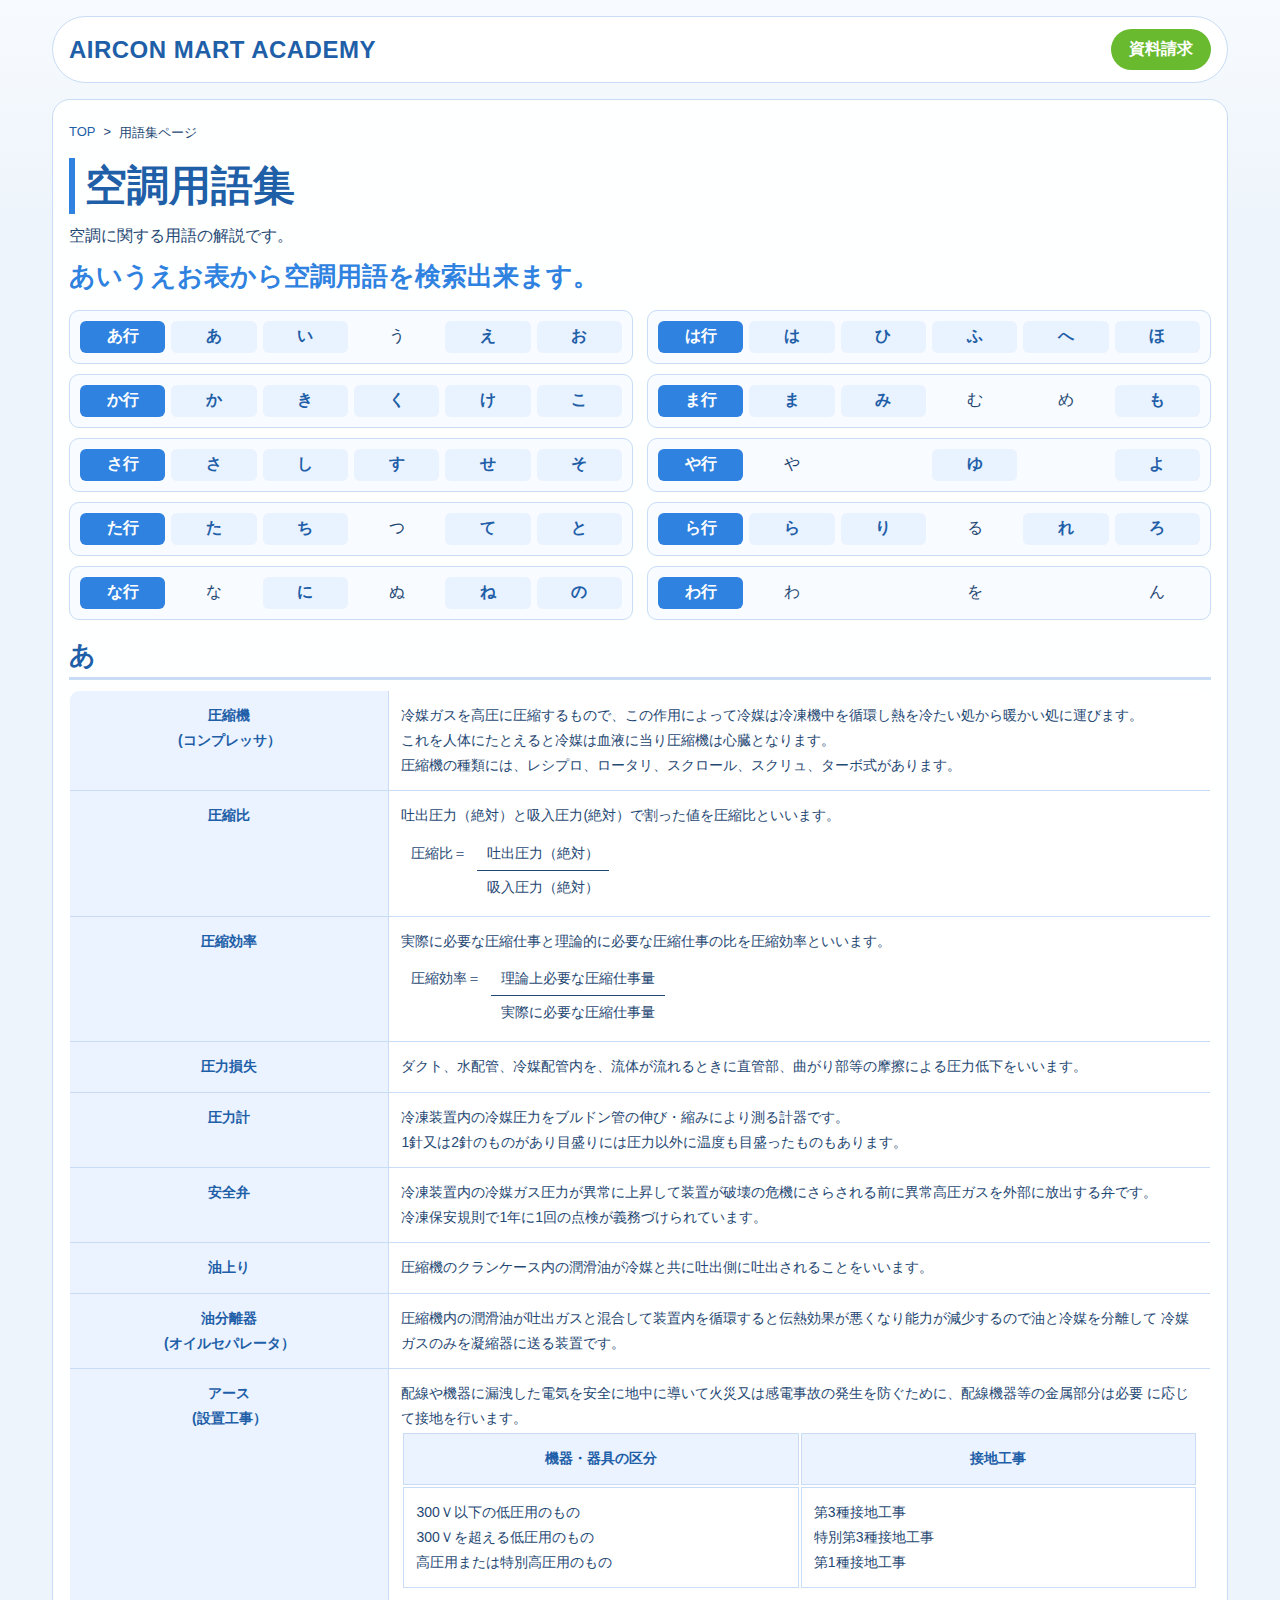
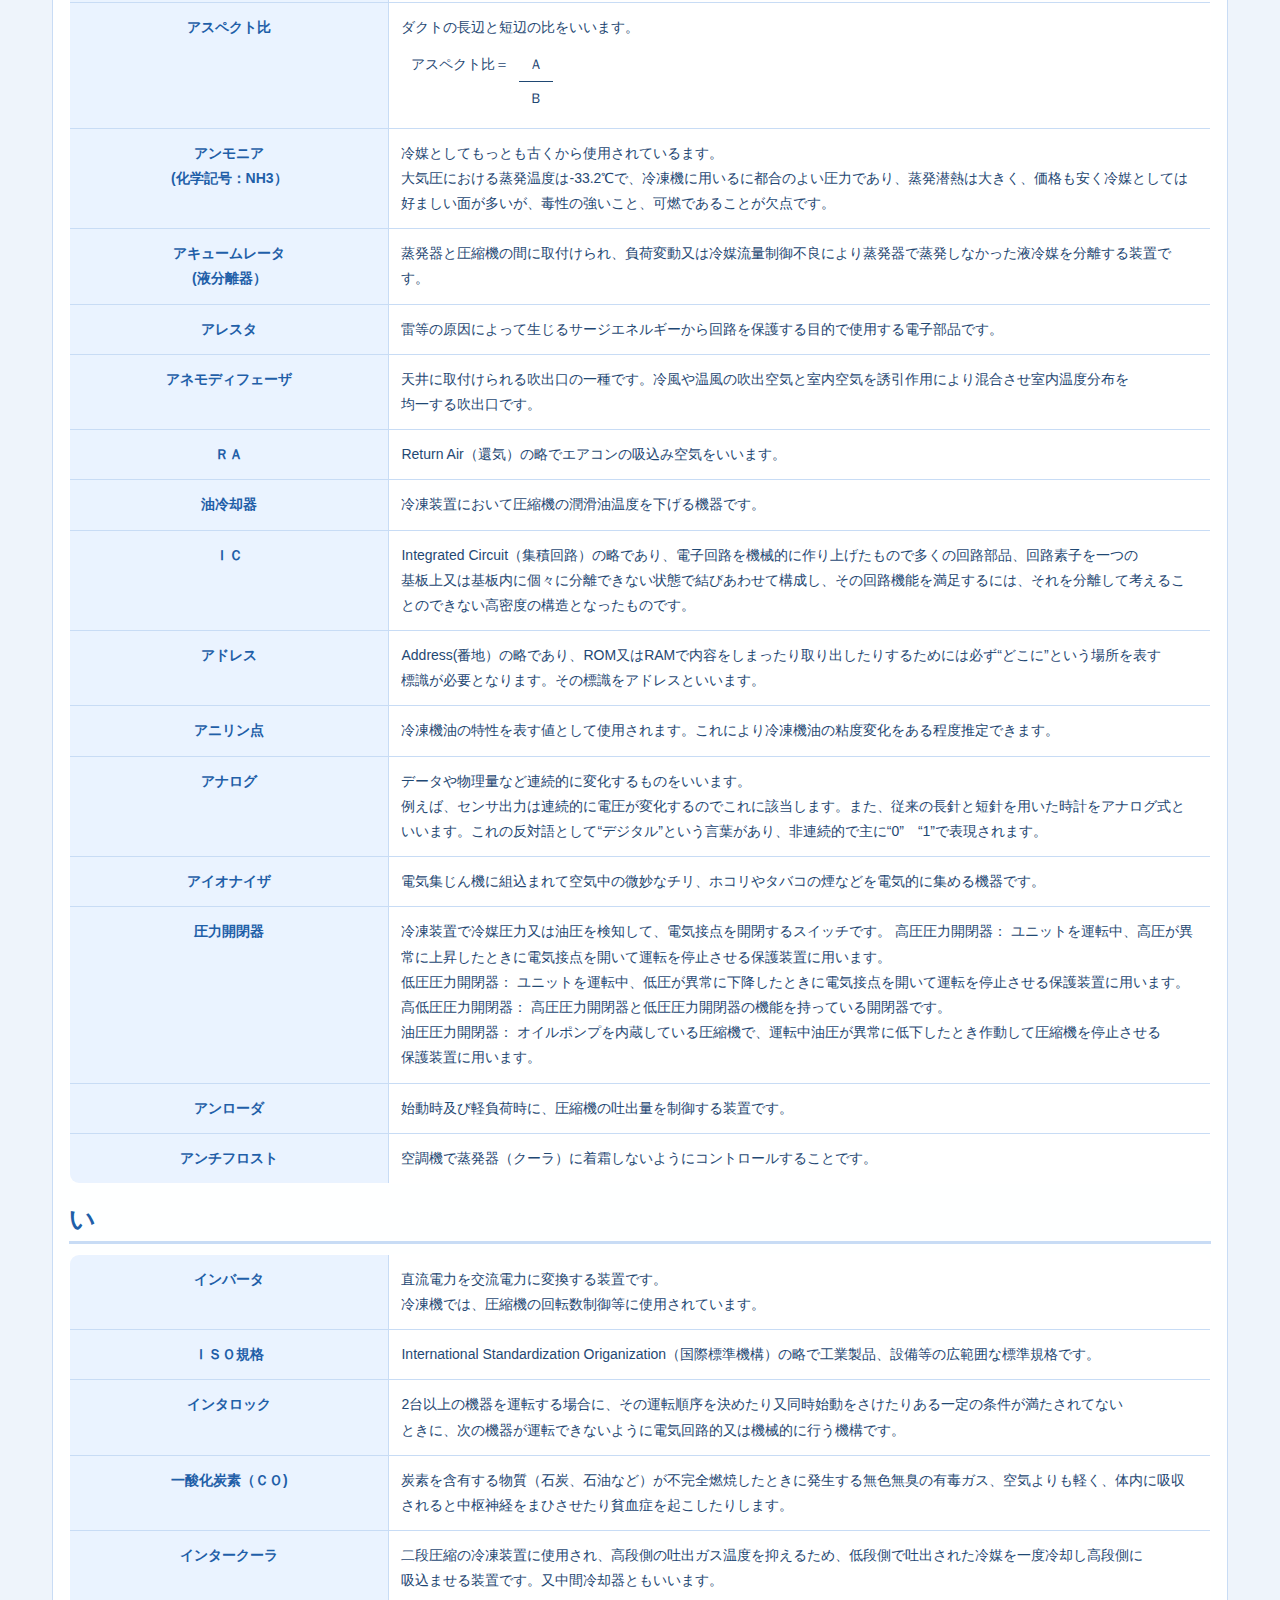
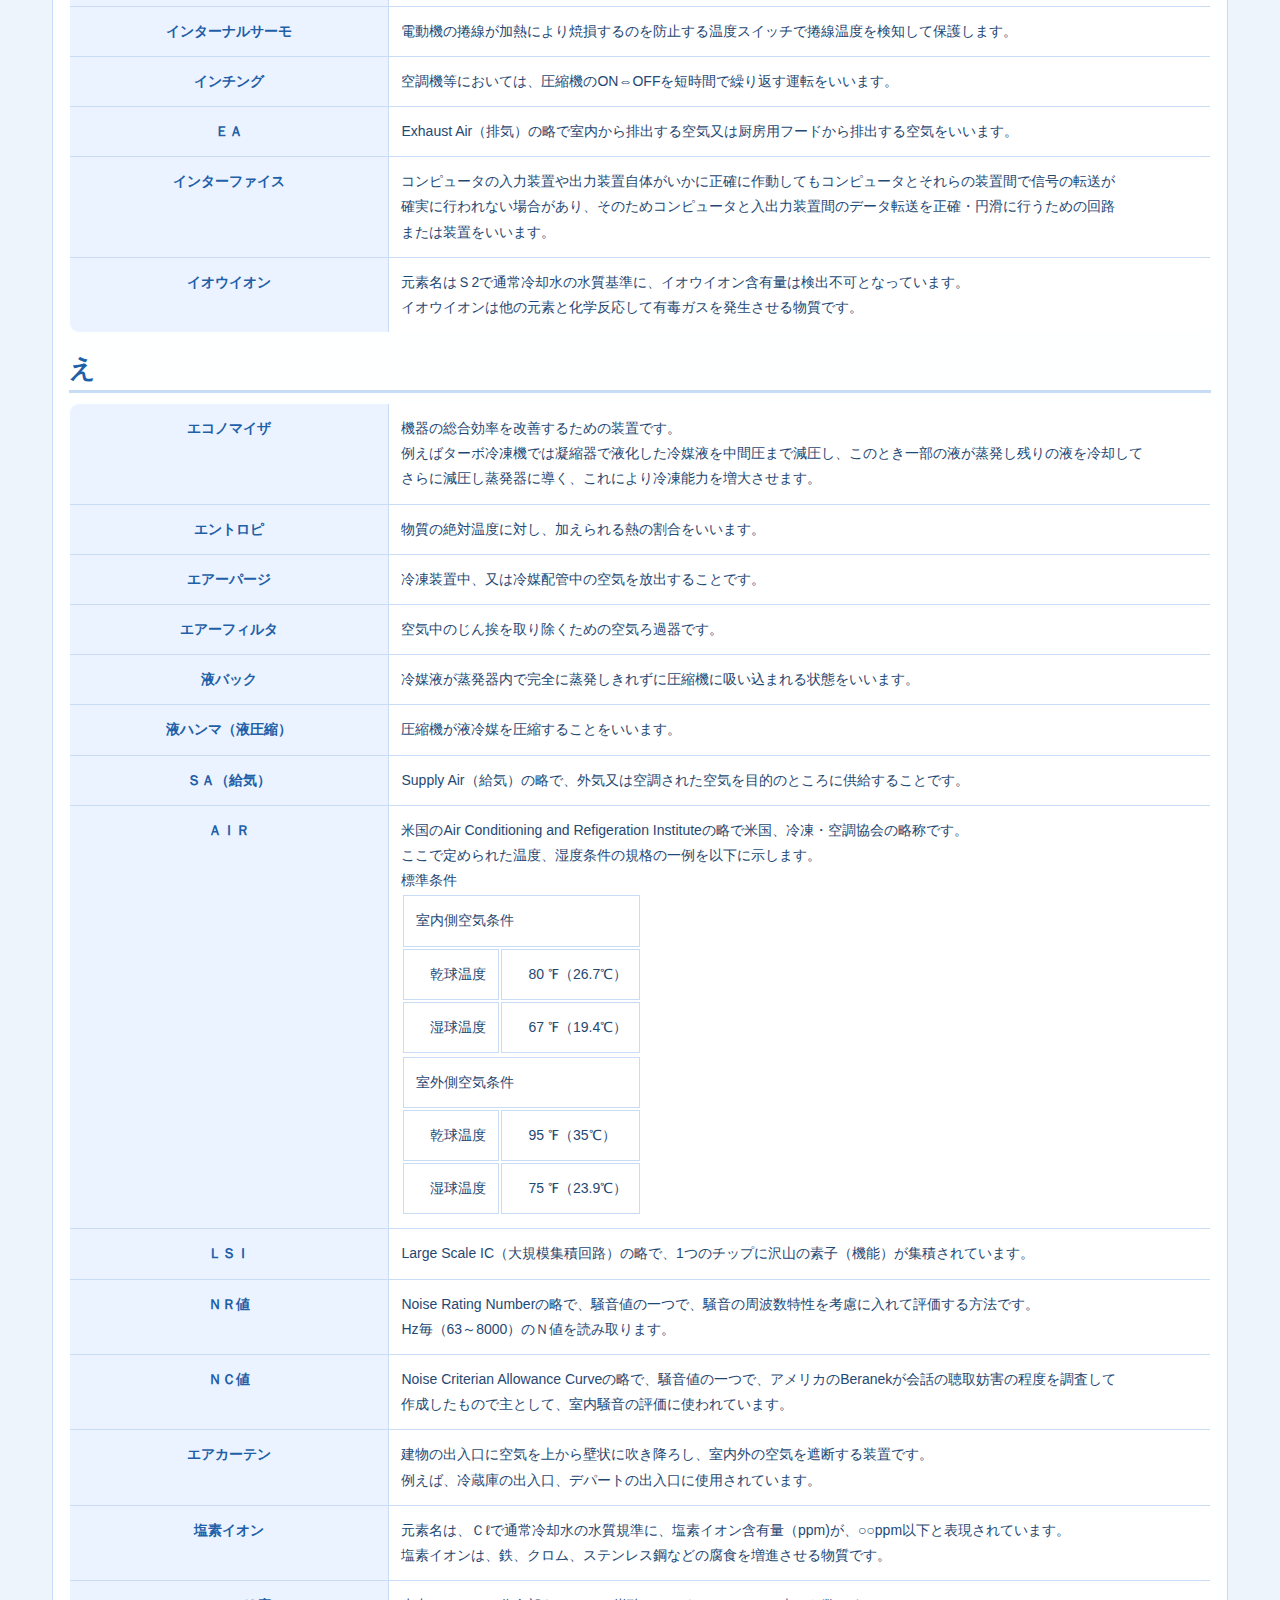
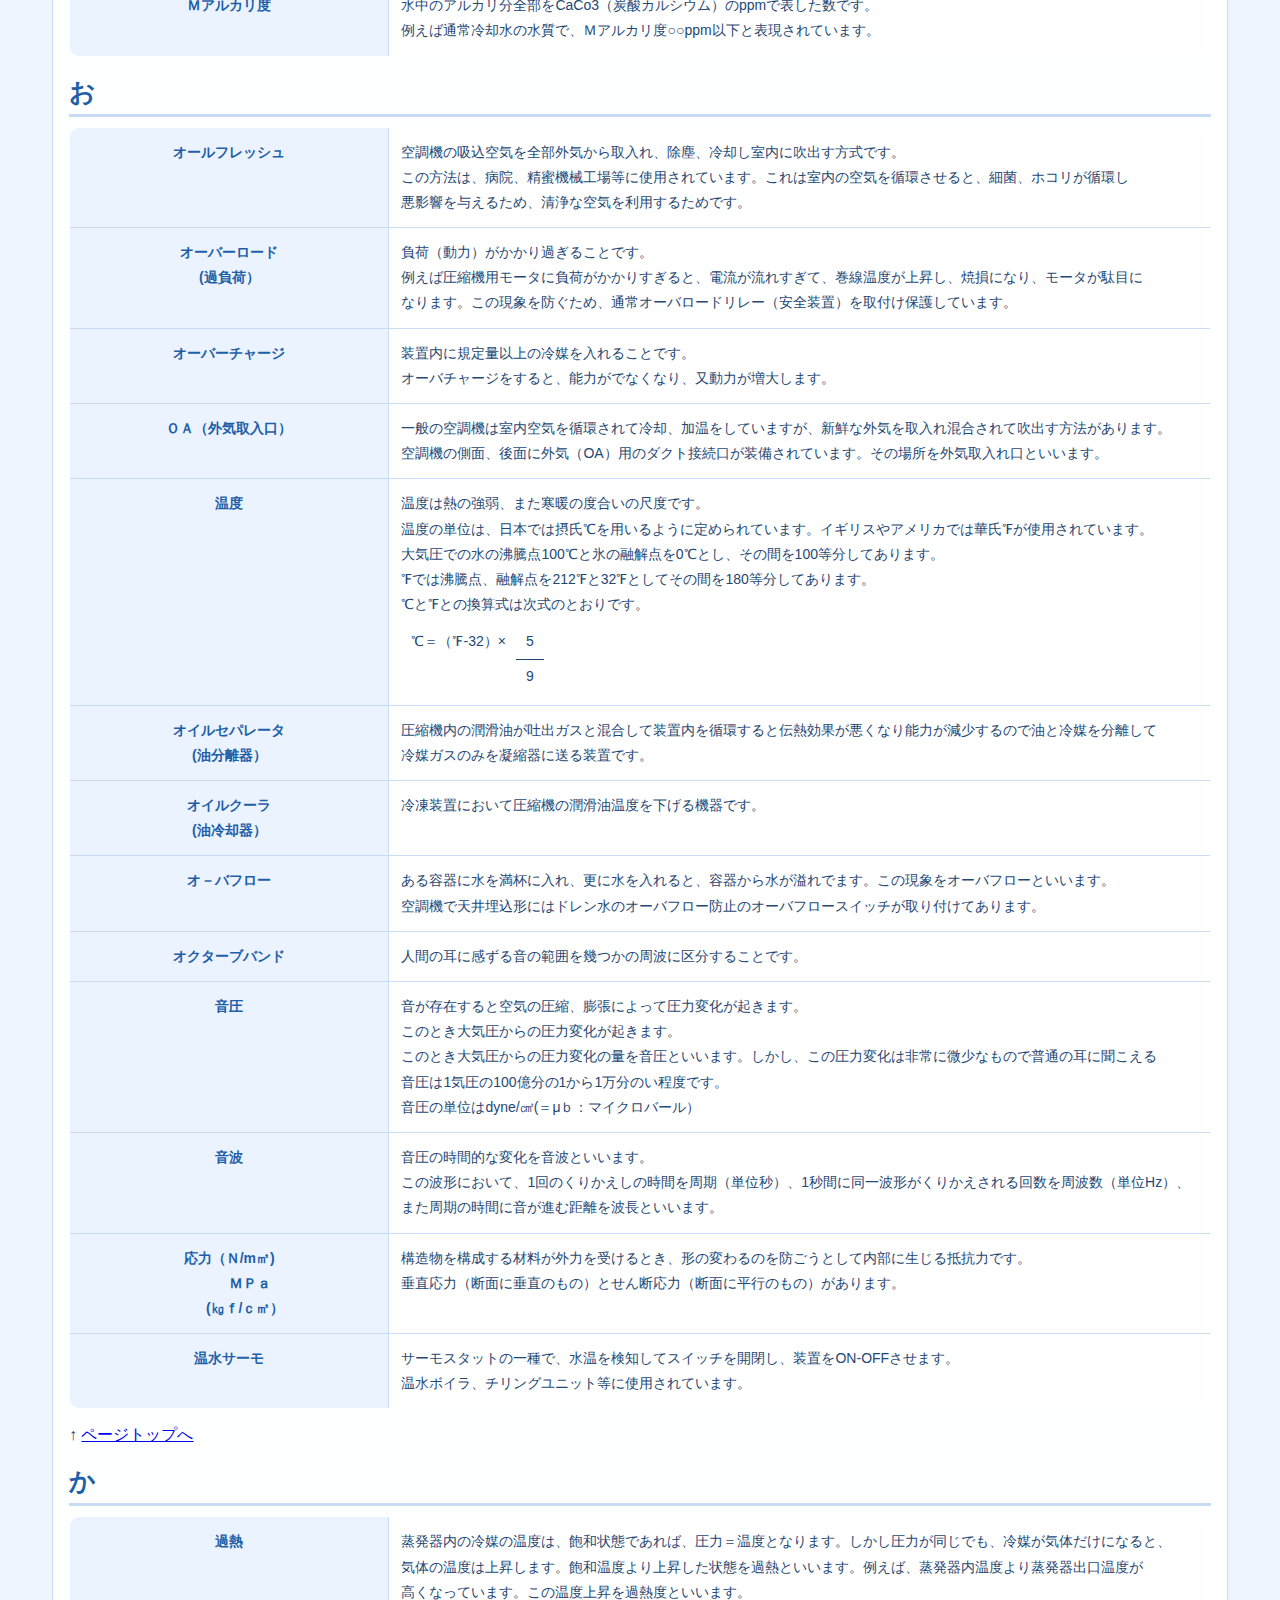
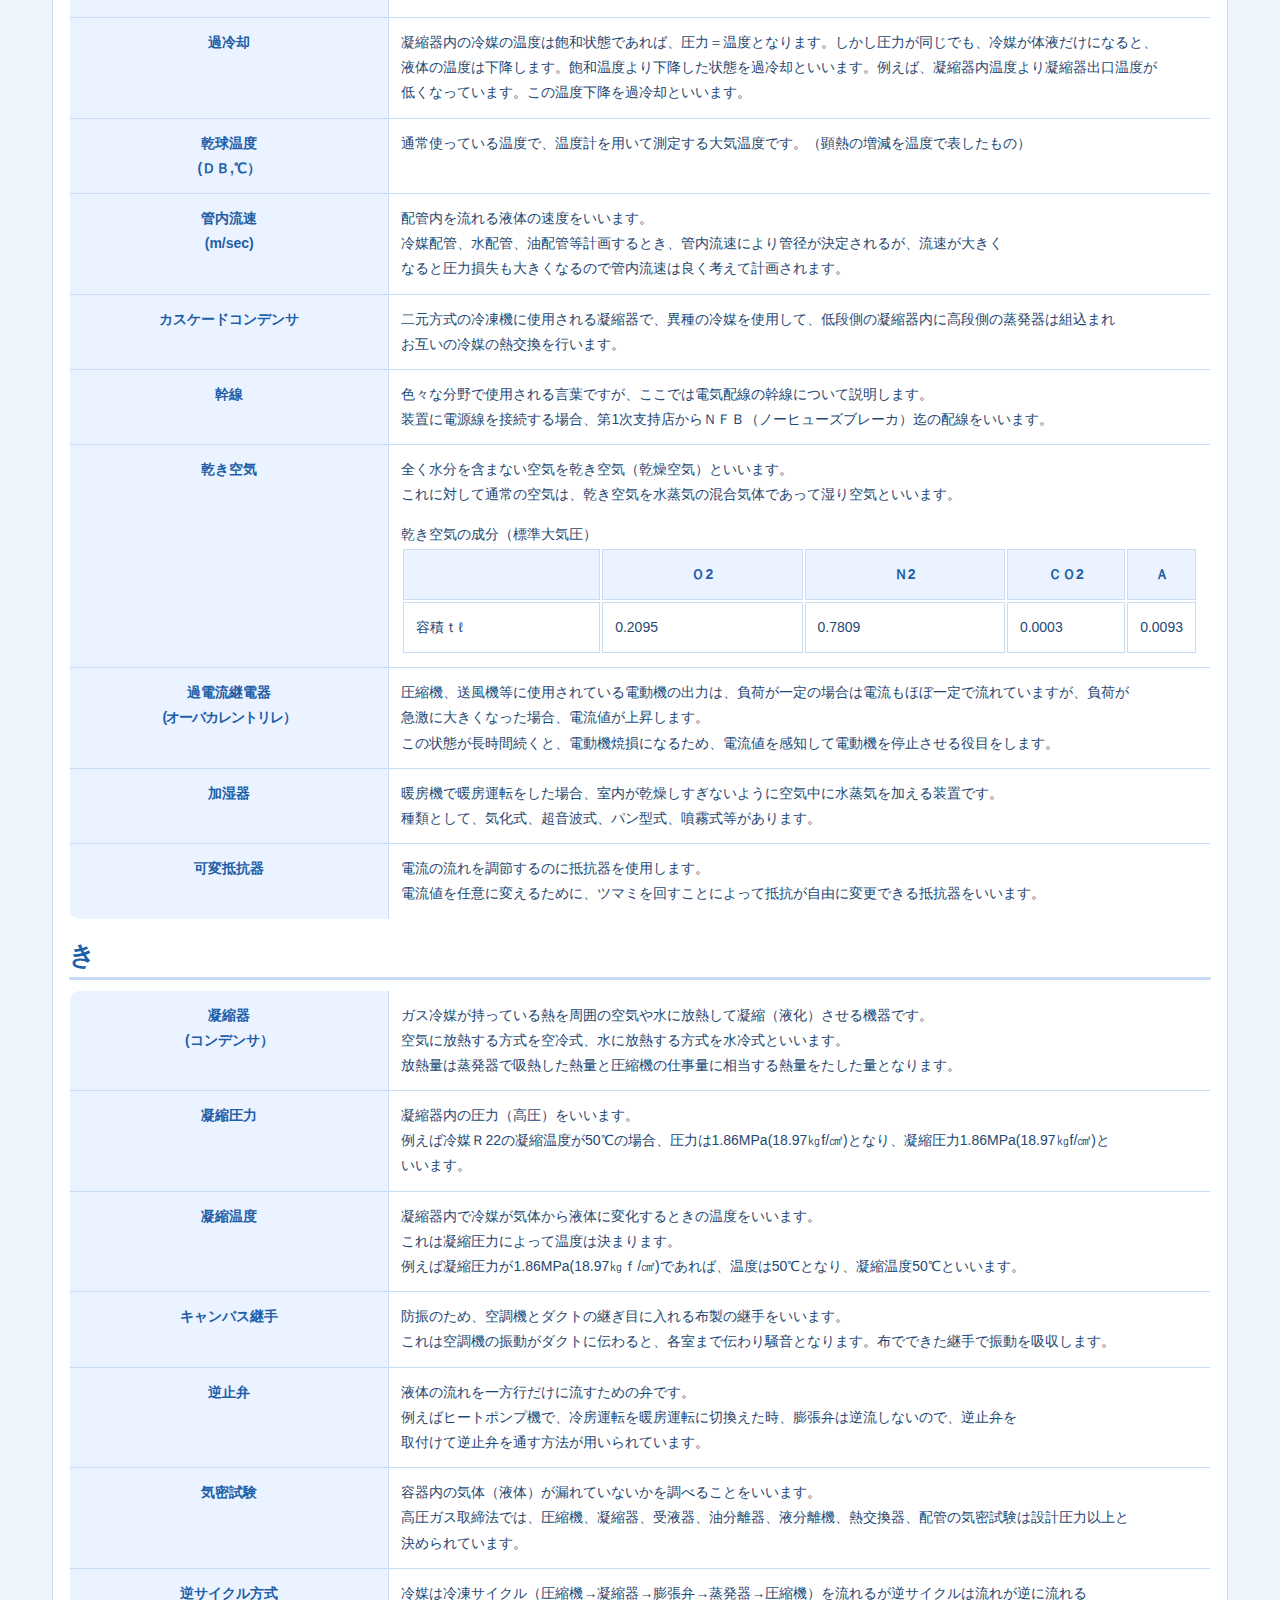
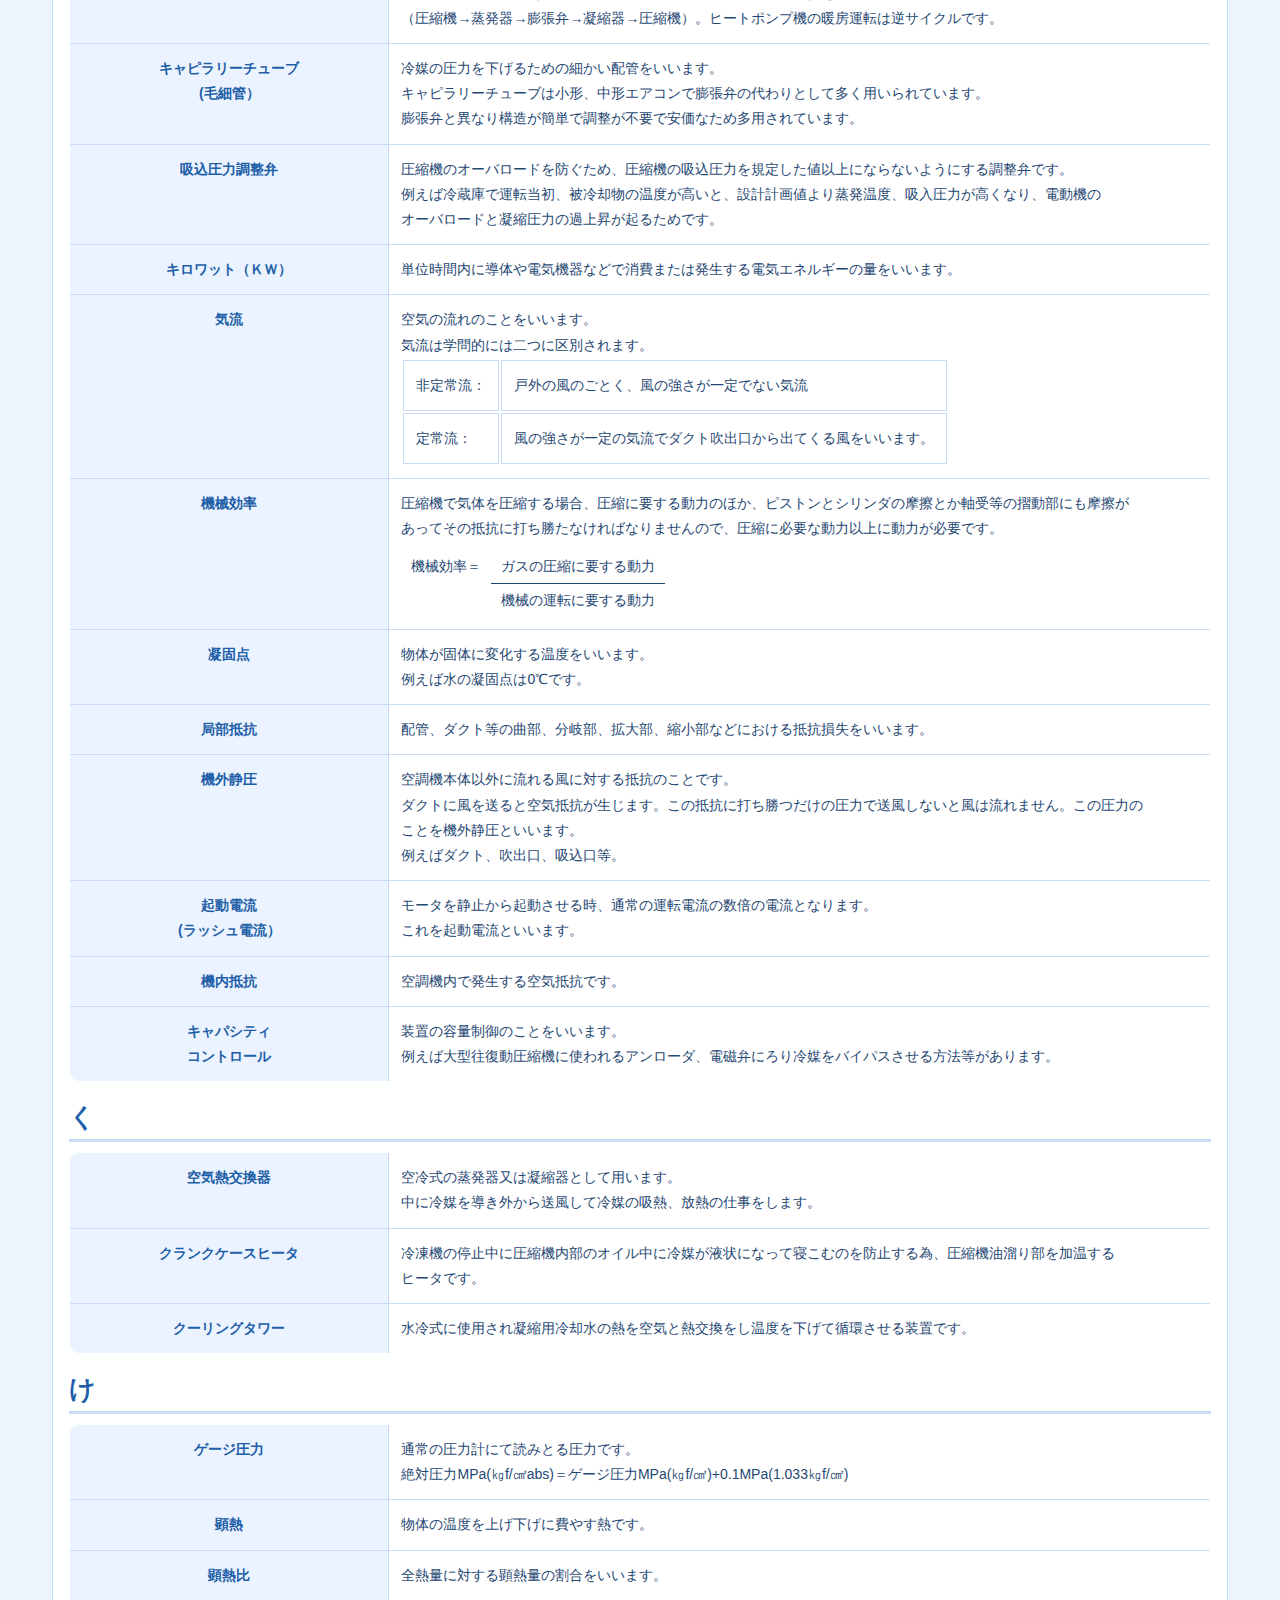
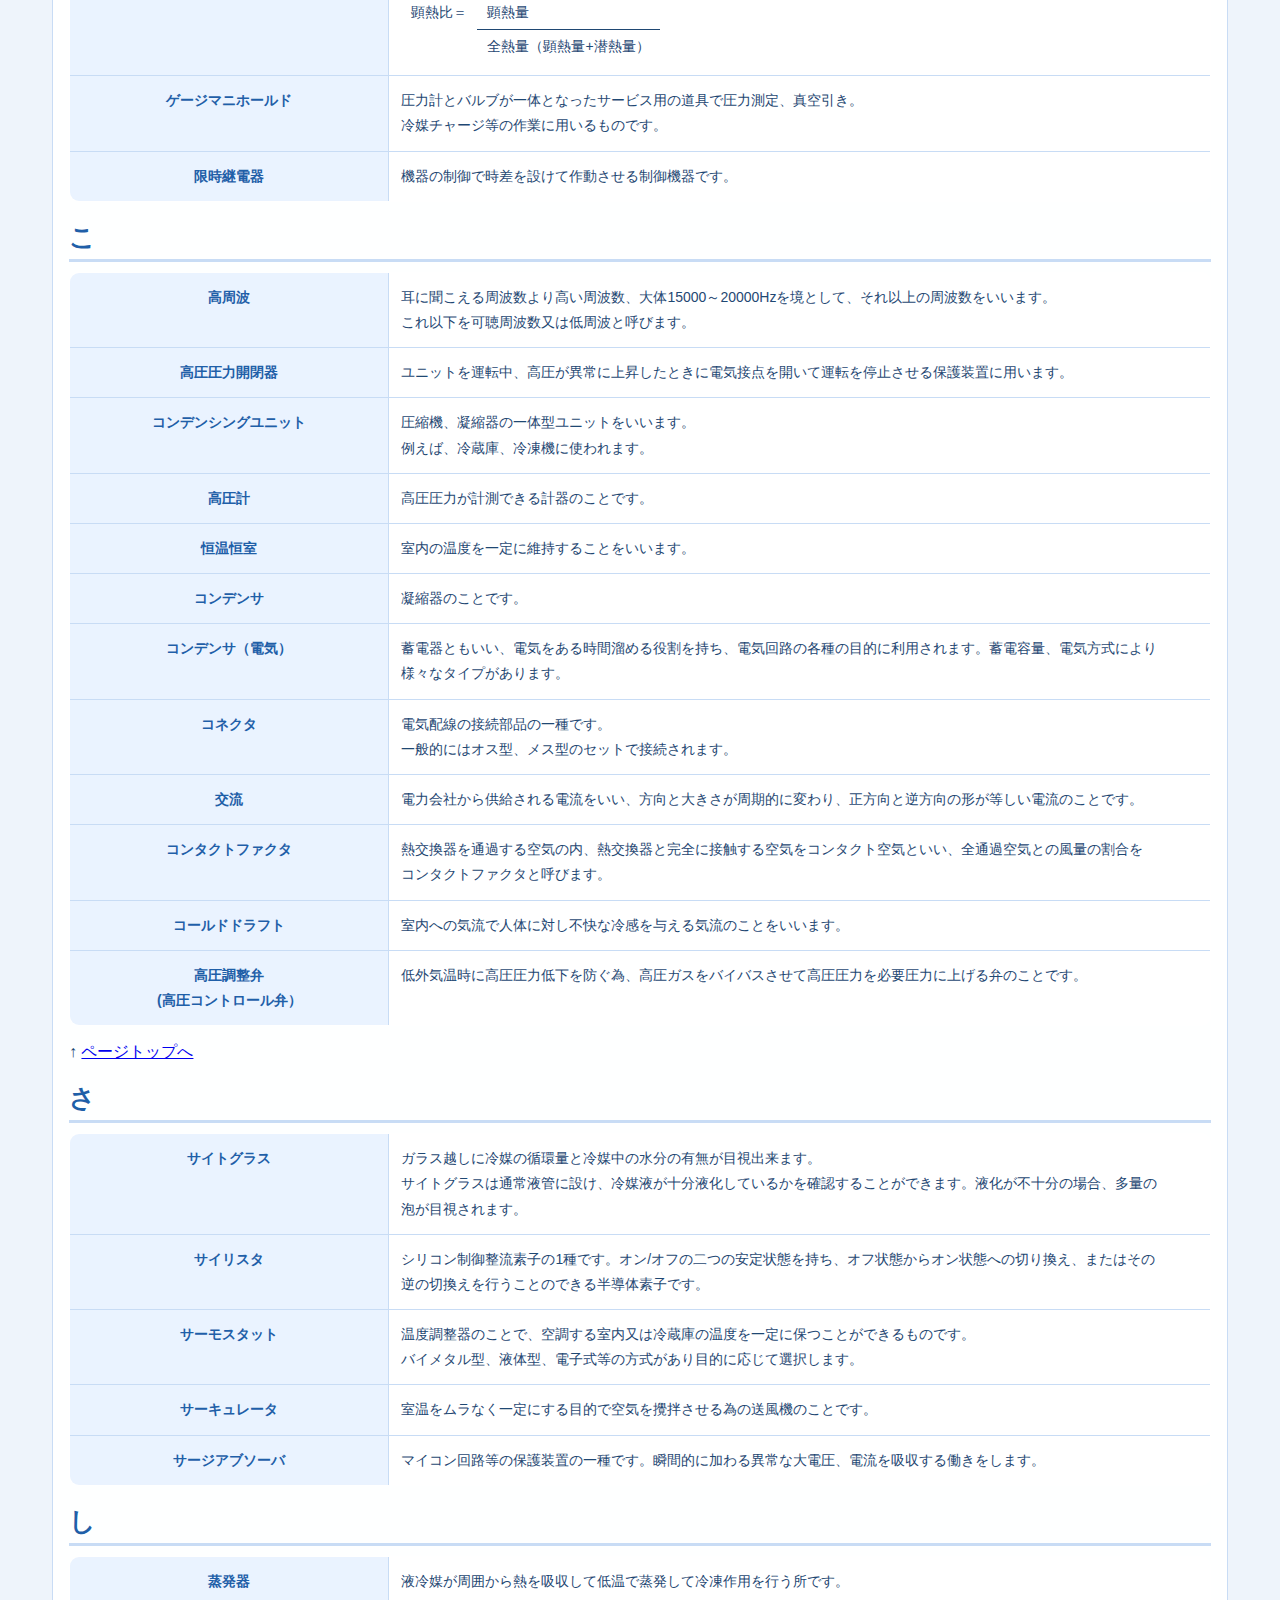
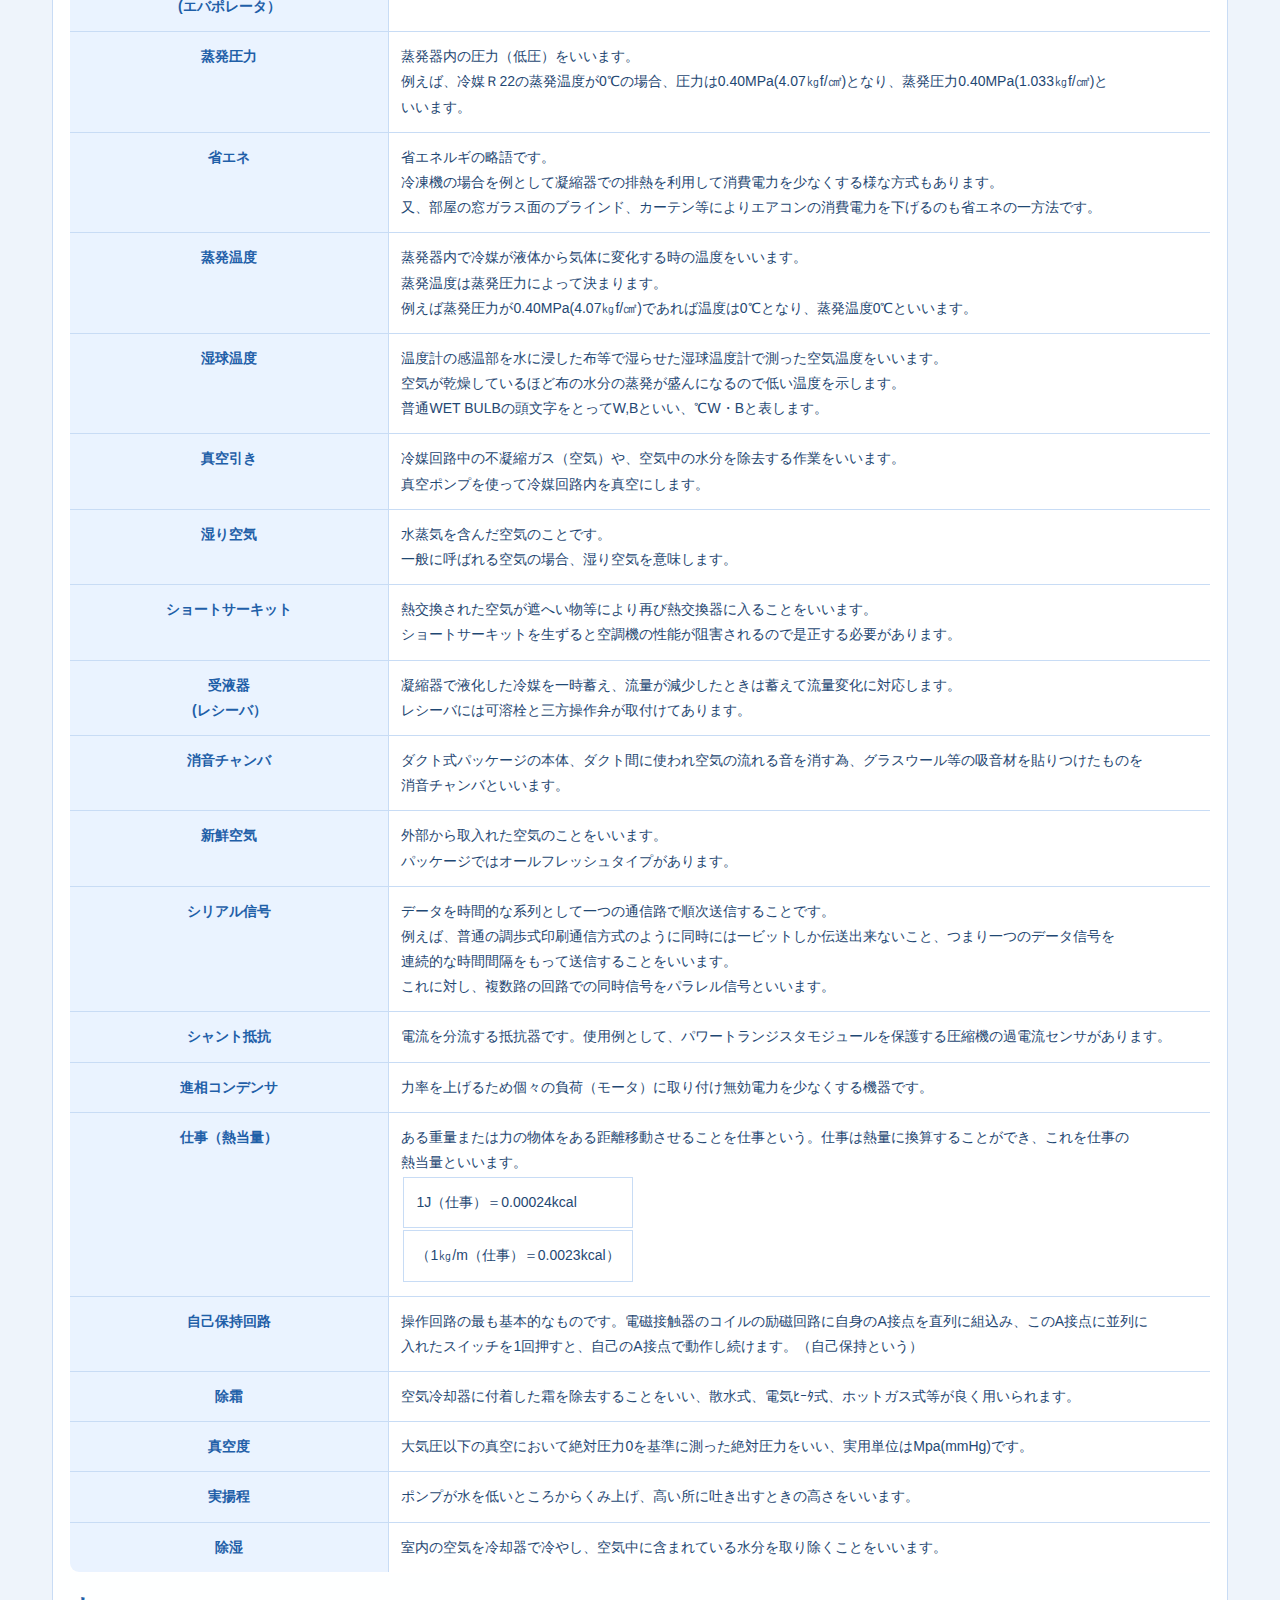
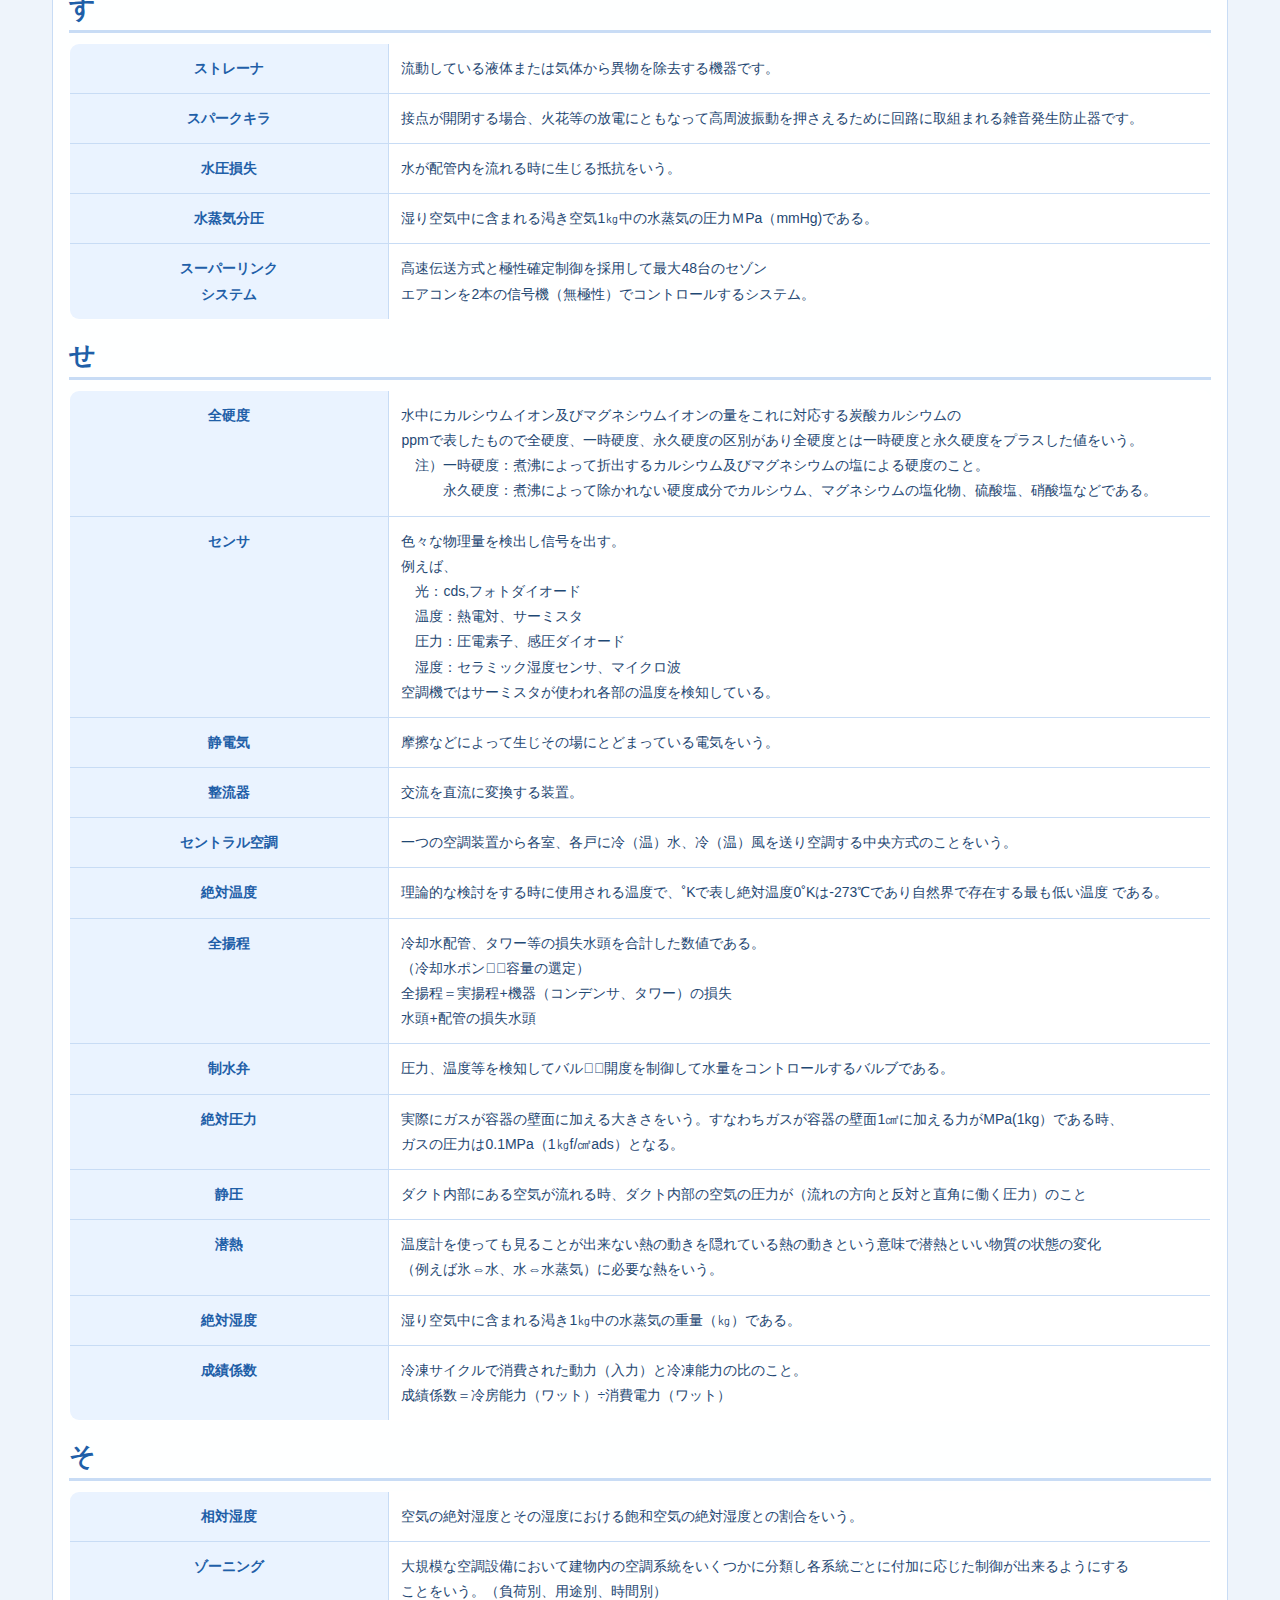
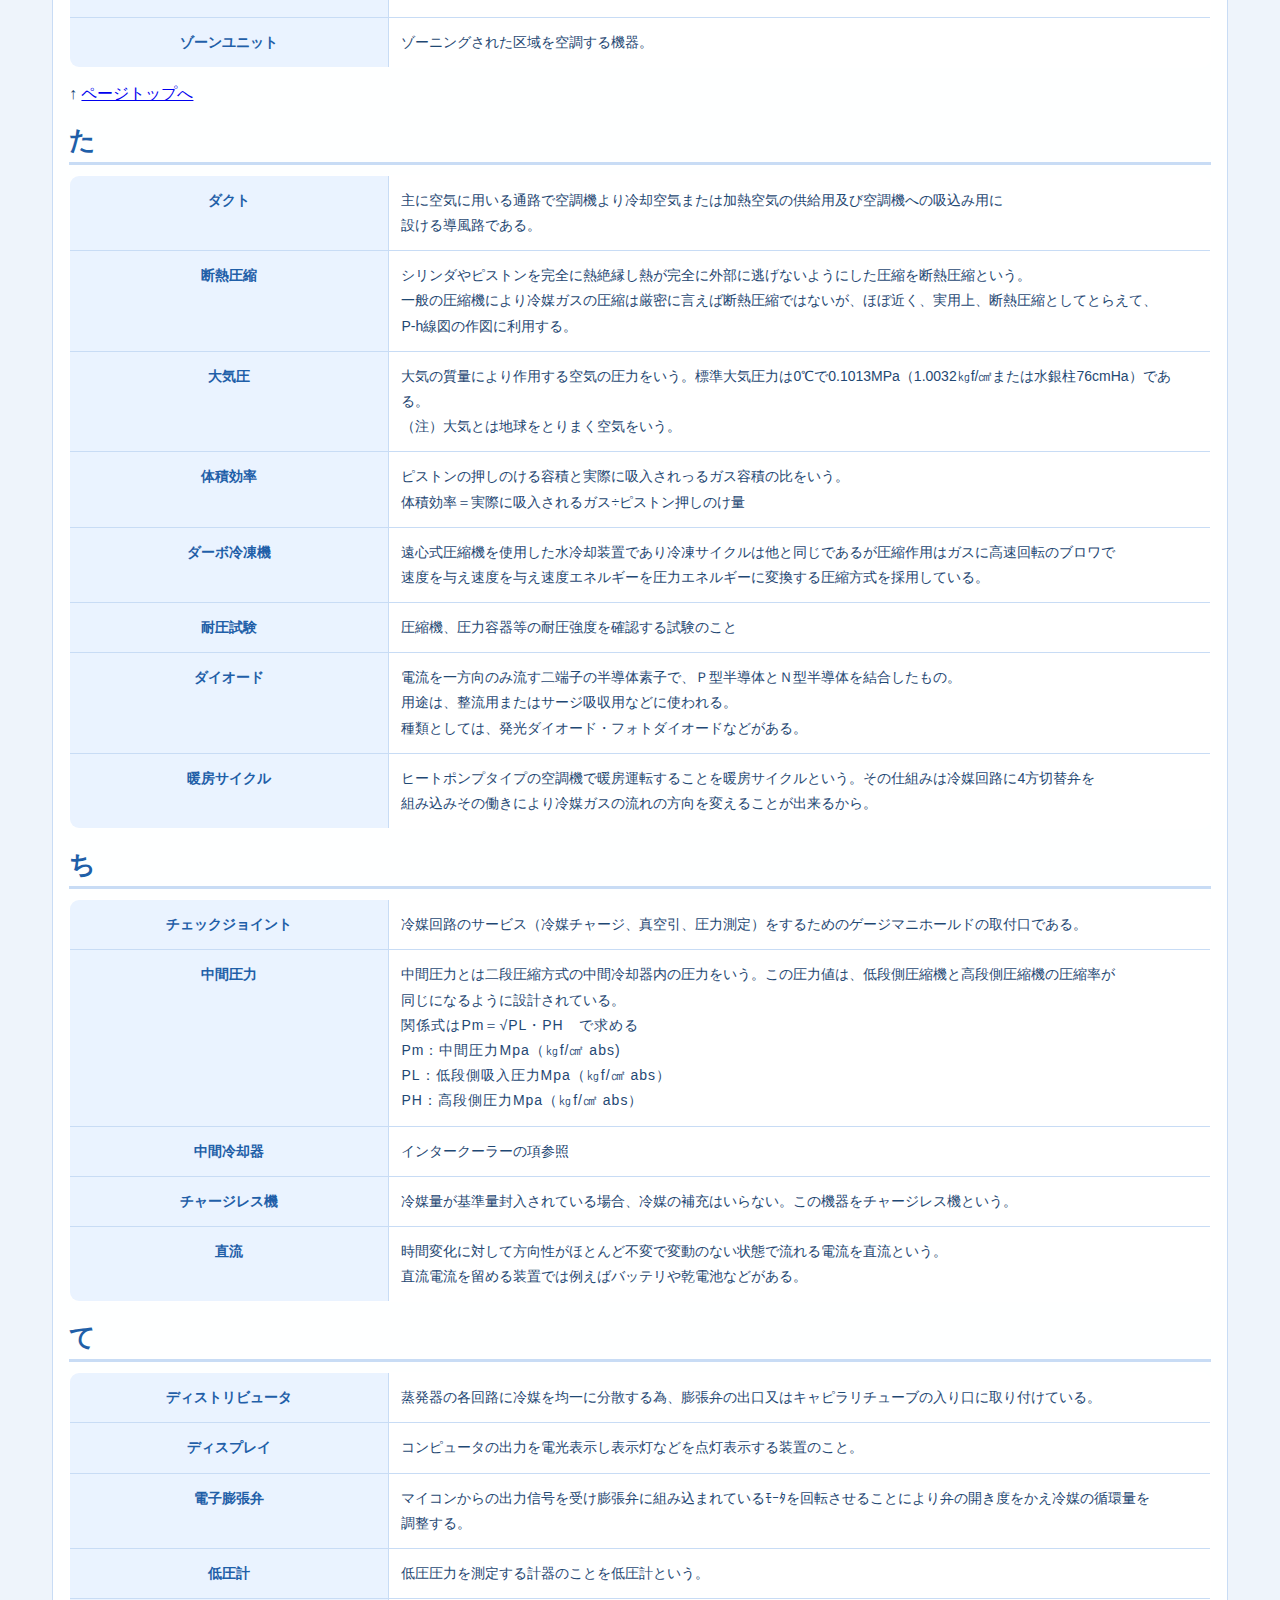
<file: glossary/index.html>
<!DOCTYPE html>
<html lang="ja">
<head>
<meta charset="UTF-8">
<meta name="viewport" content="width=device-width, initial-scale=1">
<title>空調用語集 | AIRCON MART ACADEMY</title>
<meta name="description" content="空調に関する用語を50音で検索できる用語集です。">
<style>
  :root {
    --bg: #eef4fb;
    --panel: #ffffff;
    --line: #c8dcf5;
    --text: #1f4873;
    --blue: #2f82df;
    --blue-dark: #1f5fa8;
    --green: #69ba2f;
  }
  * { box-sizing: border-box; }
  body {
    margin: 0;
    font-family: "Noto Sans JP", "Hiragino Kaku Gothic ProN", Meiryo, sans-serif;
    color: var(--text);
    background: linear-gradient(180deg, #f7fbff 0%, var(--bg) 220px);
  }
  .wrap {
    max-width: 1200px;
    margin: 0 auto;
    padding: 16px 12px 56px;
  }
  .header {
    display: flex;
    justify-content: space-between;
    align-items: center;
    gap: 12px;
    background: #fff;
    border: 1px solid var(--line);
    border-radius: 999px;
    padding: 12px 16px;
    margin-bottom: 16px;
  }
  .brand {
    text-decoration: none;
    color: var(--blue-dark);
    font-weight: 900;
    letter-spacing: .02em;
    font-size: clamp(16px, 2vw, 24px);
  }
  .header-cta {
    text-decoration: none;
    background: var(--green);
    color: #fff;
    border-radius: 999px;
    padding: 10px 18px;
    font-weight: 700;
    white-space: nowrap;
  }

  main {
    background: rgba(255, 255, 255, 0.92);
    border: 1px solid var(--line);
    border-radius: 18px;
    padding: 24px 16px;
  }
  #breadcrumbs {
    margin-bottom: 16px;
    font-size: 13px;
  }
  #breadcrumbs ol {
    display: flex;
    flex-wrap: wrap;
    gap: 8px;
    list-style: none;
    margin: 0;
    padding: 0;
  }
  #breadcrumbs a {
    color: var(--blue-dark);
    text-decoration: none;
  }

  .main-heading {
    margin-bottom: 8px;
    border-left: 6px solid var(--blue);
    padding-left: 10px;
  }
  .title_main {
    margin: 0;
    font-size: clamp(28px, 4.8vw, 42px);
    color: var(--blue-dark);
  }
  #search50on > p {
    margin: 0 0 8px;
    line-height: 1.8;
  }
  #search50on > h2 {
    margin: 0 0 16px;
    font-size: clamp(18px, 2.8vw, 26px);
    color: var(--blue);
  }

  .local-navi {
    display: grid;
    grid-template-columns: repeat(2, minmax(0, 1fr));
    gap: 10px 14px;
    margin: 0 0 18px;
  }
  .local-navi ul {
    margin: 0;
    padding: 10px;
    list-style: none;
    display: grid;
    grid-template-columns: repeat(6, minmax(0, 1fr));
    gap: 6px;
    border: 1px solid var(--line);
    border-radius: 10px;
    background: #f8fbff;
    align-items: center;
    text-align: center;
  }
  .local-navi li {
    min-height: 32px;
    display: flex;
    align-items: center;
    justify-content: center;
    border-radius: 6px;
  }
  .local-navi li a {
    display: flex;
    align-items: center;
    justify-content: center;
    width: 100%;
    min-height: 32px;
    border-radius: 6px;
    text-decoration: none;
    color: var(--blue-dark);
    font-weight: 700;
    background: #e9f2ff;
  }
  .line50on {
    background: var(--blue);
    color: #fff;
    font-weight: 700;
    grid-column: 1;
  }

  h3[id] {
    margin: 18px 0 10px;
    font-size: 26px;
    color: var(--blue-dark);
    border-bottom: 3px solid var(--line);
    padding-bottom: 4px;
  }

  table.box {
    width: 100%;
    border-collapse: collapse;
    margin-bottom: 16px;
    border: 1px solid var(--line);
    border-radius: 10px;
    overflow: hidden;
    display: table;
    background: #fff;
  }
  table.box th,
  table.box td {
    border: 1px solid var(--line);
    padding: 12px;
    vertical-align: top;
    line-height: 1.8;
    font-size: 14px;
  }
  table.box th {
    width: 28%;
    background: #eaf3ff;
    color: var(--blue-dark);
    font-weight: 700;
  }
  table.cal {
    margin-top: 8px;
    border-collapse: collapse;
    width: auto;
  }
  table.cal td {
    border: 0;
    padding: 4px 10px;
    white-space: nowrap;
  }

  .footer {
    margin-top: 24px;
    background: #1e4772;
    color: #fff;
    border-radius: 14px;
    padding: 16px;
    text-align: center;
  }
  .footer-nav {
    display: flex;
    justify-content: center;
    flex-wrap: wrap;
    gap: 12px;
    margin-bottom: 8px;
  }
  .footer a {
    color: #fff;
    text-decoration: none;
    opacity: 0.95;
  }

  @media (max-width: 900px) {
    .local-navi { grid-template-columns: 1fr; }
    table.box,
    table.box tbody,
    table.box tr,
    table.box th,
    table.box td {
      display: block;
      width: 100%;
    }
    table.box th { border-bottom: 0; }
    table.box td { border-top: 0; }
  }
</style>
</head>
<body>
<div class="wrap">
  <header class="header">
    <a class="brand" href="/aircon-ama-github/">AIRCON MART ACADEMY</a>
    <a class="header-cta" href="/aircon-ama-github/contact/">資料請求</a>
  </header>

  <main>
    <div id="breadcrumbs">
      <ol>
        <li><a href="/aircon-ama-github/">TOP</a></li>
        <li>></li>
        <li>用語集ページ</li>
      </ol>
    </div>
<div id="search50on">
<div class="main-heading">
<h1 class="title_main">空調用語集</h1>
</div>
<p>空調に関する用語の解説です。</p>
<h2>あいうえお表から空調用語を検索出来ます。</h2>
<div class="local-navi clearfix">
<div class="left_box clearfix">
<ul>
<li class="line50on" id="line_a">あ行</li>
<li>
<a href="#a">あ</a>
</li>
<li>
<a href="#i">い</a>
</li>
<li> <!--a href="[home_url]/kuucyoyougo.php#u"-->う <!--/a-->
</li>
<li>
<a href="#e">え</a>
</li>
<li>
<a href="#o">お</a>
</li>
</ul>
</div>
<div class="right_box clearfix">
<ul>
<li class="line50on" id="line_ha">は行</li>
<li>
<a href="#ha">は</a>
</li>
<li>
<a href="#hi">ひ</a>
</li>
<li>
<a href="#fu">ふ</a>
</li>
<li>
<a href="#he">へ</a>
</li>
<li>
<a href="#ho">ほ</a>
</li>
</ul>
</div>
<div class="left_box clearfix">
<ul>
<li class="line50on" id="line_ka">か行</li>
<li>
<a href="#ka">か</a>
</li>
<li>
<a href="#ki">き</a>
</li>
<li>
<a href="#ku">く</a>
</li>
<li>
<a href="#ke">け</a>
</li>
<li>
<a href="#ko">こ</a>
</li>
</ul>
</div>
<div class="right_box clearfix">
<ul>
<li class="line50on" id="line_ma">ま行</li>
<li>
<a href="#ma">ま</a>
</li>
<li>
<a href="#mi">み</a>
</li>
<li> <!--a href="[home_url]/kuucyoyougo.php#mu"-->む <!--/a-->
</li>
<li> <!--a href="[home_url]/kuucyoyougo.php#me"-->め <!--/a-->
</li>
<li>
<a href="#mo">も</a>
</li>
</ul>
</div>
<div class="left_box clearfix">
<ul>
<li class="line50on" id="line_sa">さ行</li>
<li>
<a href="#sa">さ</a>
</li>
<li>
<a href="#shi">し</a>
</li>
<li>
<a href="#su">す</a>
</li>
<li>
<a href="#se">せ</a>
</li>
<li>
<a href="#so">そ</a>
</li>
</ul>
</div>
<div class="right_box clearfix">
<ul>
<li class="line50on" id="line_ya">や行</li>
<li> <!--a href="[home_url]/kuucyoyougo.php#ya"-->や <!--/a-->
</li>
<li>　</li>
<li>
<a href="#yu">ゆ</a>
</li>
<li>　</li>
<li>
<a href="#yo">よ</a>
</li>
</ul>
</div>
<div class="left_box clearfix">
<ul>
<li class="line50on" id="line_ta">た行</li>
<li>
<a href="#ta">た</a>
</li>
<li>
<a href="#chi">ち</a>
</li>
<li> <!--a href="[home_url]/kuucyoyougo.php#thu"-->つ <!--/a-->
</li>
<li>
<a href="#te">て</a>
</li>
<li>
<a href="#to">と</a>
</li>
</ul>
</div>
<div class="right_box clearfix">
<ul>
<li class="line50on" id="line_ra">ら行</li>
<li>
<a href="#ra">ら</a>
</li>
<li>
<a href="#ri">り</a>
</li>
<li> <!--a href="[home_url]/kuucyoyougo.php#ru"-->る <!--/a-->
</li>
<li>
<a href="#re">れ</a>
</li>
<li>
<a href="#ro">ろ</a>
</li>
</ul>
</div>
<div class="left_box clearfix">
<ul>
<li class="line50on" id="line_na">な行</li>
<li> <!--a href="[home_url]/kuucyoyougo.php#na"-->な <!--/a-->
</li>
<li>
<a href="#ni">に</a>
</li>
<li> <!--a href="[home_url]/kuucyoyougo.php#nu"-->ぬ <!--/a-->
</li>
<li>
<a href="#ne">ね</a>
</li>
<li>
<a href="#no">の</a>
</li>
</ul>
</div>
<div class="right_box clearfix">
<ul>
<li class="line50on" id="line_wa">わ行</li>
<li> <!--a href="[home_url]/kuucyoyougo.php#line_wa"-->わ <!--/a-->
</li>
<li>　</li>
<li>を</li>
<li>　</li>
<li>ん</li>
</ul>
</div>
</div> <!--↓あ-->
<h3 id="a">あ</h3>
<table class="box">
<tbody>
<tr>
<th>圧縮機 <br>(コンプレッサ）</th>
<td>冷媒ガスを高圧に圧縮するもので、この作用によって冷媒は冷凍機中を循環し熱を冷たい処から暖かい処に運びます。 <br> これを人体にたとえると冷媒は血液に当り圧縮機は心臓となります。 <br> 圧縮機の種類には、レシプロ、ロータリ、スクロール、スクリュ、ターボ式があります。</td>
</tr>
<tr>
<th>圧縮比</th>
<td>吐出圧力（絶対）と吸入圧力(絶対）で割った値を圧縮比といいます。 <br>
<table class="cal">
<tbody>
<tr>
<td rowspan="2">圧縮比＝</td>
<td style="border-bottom:solid 1px">吐出圧力（絶対）</td>
</tr>
<tr>
<td>吸入圧力（絶対）</td>
</tr>
</tbody>
</table>
</td>
</tr>
<tr>
<th>圧縮効率</th>
<td>実際に必要な圧縮仕事と理論的に必要な圧縮仕事の比を圧縮効率といいます。<table class="cal">
<tbody>
<tr>
<td rowspan="2">圧縮効率＝</td>
<td style="border-bottom:solid 1px">理論上必要な圧縮仕事量</td>
</tr>
<tr>
<td>実際に必要な圧縮仕事量</td>
</tr>
</tbody>
</table>
</td>
</tr>
<tr>
<th>圧力損失</th>
<td>ダクト、水配管、冷媒配管内を、流体が流れるときに直管部、曲がり部等の摩擦による圧力低下をいいます。</td>
</tr>
<tr>
<th>圧力計</th>
<td>冷凍装置内の冷媒圧力をブルドン管の伸び・縮みにより測る計器です。 <br> 1針又は2針のものがあり目盛りには圧力以外に温度も目盛ったものもあります。</td>
</tr>
<tr>
<th>安全弁</th>
<td>冷凍装置内の冷媒ガス圧力が異常に上昇して装置が破壊の危機にさらされる前に異常高圧ガスを外部に放出する弁です。 <br> 冷凍保安規則で1年に1回の点検が義務づけられています。</td>
</tr>
<tr>
<th>油上り</th>
<td>圧縮機のクランケース内の潤滑油が冷媒と共に吐出側に吐出されることをいいます。</td>
</tr>
<tr>
<th>油分離器 <br>(オイルセパレータ）</th>
<td>圧縮機内の潤滑油が吐出ガスと混合して装置内を循環すると伝熱効果が悪くなり能力が減少するので油と冷媒を分離して 冷媒ガスのみを凝縮器に送る装置です。</td>
</tr>
<tr>
<th>アース <br>(設置工事）</th>
<td>配線や機器に漏洩した電気を安全に地中に導いて火災又は感電事故の発生を防ぐために、配線機器等の金属部分は必要 に応じて接地を行います。 <br>
<table class="box_s">
<tbody>
<tr>
<th>機器・器具の区分</th>
<th>接地工事</th>
</tr>
<tr>
<td>300Ｖ以下の低圧用のもの <br>300Ｖを超える低圧用のもの <br>高圧用または特別高圧用のもの</td>
<td>第3種接地工事 <br>特別第3種接地工事 <br>第1種接地工事</td>
</tr>
</tbody>
</table>
</td>
</tr>
<tr>
<th>アスペクト比</th>
<td>ダクトの長辺と短辺の比をいいます。 <br>
<table class="cal">
<tbody>
<tr>
<td rowspan="2">アスペクト比＝</td>
<td style="border-bottom:solid 1px">Ａ</td>
</tr>
<tr>
<td>Ｂ</td>
</tr>
</tbody>
</table>
</td>
</tr>
<tr>
<th>アンモニア <br>(化学記号：NH3）</th>
<td>冷媒としてもっとも古くから使用されているます。 <br> 大気圧における蒸発温度は-33.2℃で、冷凍機に用いるに都合のよい圧力であり、蒸発潜熱は大きく、価格も安く冷媒としては好ましい面が多いが、毒性の強いこと、可燃であることが欠点です。</td>
</tr>
<tr>
<th>アキュームレータ <br>(液分離器）</th>
<td>蒸発器と圧縮機の間に取付けられ、負荷変動又は冷媒流量制御不良により蒸発器で蒸発しなかった液冷媒を分離する装置です。</td>
</tr>
<tr>
<th>アレスタ</th>
<td>雷等の原因によって生じるサージエネルギーから回路を保護する目的で使用する電子部品です。</td>
</tr>
<tr>
<th>アネモディフェーザ</th>
<td>天井に取付けられる吹出口の一種です。冷風や温風の吹出空気と室内空気を誘引作用により混合させ室内温度分布を <br> 均一する吹出口です。</td>
</tr>
<tr>
<th>ＲＡ</th>
<td>Return Air（還気）の略でエアコンの吸込み空気をいいます。</td>
</tr>
<tr>
<th>油冷却器</th>
<td>冷凍装置において圧縮機の潤滑油温度を下げる機器です。</td>
</tr>
<tr>
<th>ＩＣ</th>
<td>Integrated Circuit（集積回路）の略であり、電子回路を機械的に作り上げたもので多くの回路部品、回路素子を一つの <br> 基板上又は基板内に個々に分離できない状態で結びあわせて構成し、その回路機能を満足するには、それを分離して考えることのできない高密度の構造となったものです。</td>
</tr>
<tr>
<th>アドレス</th>
<td>Address(番地）の略であり、ROM又はRAMで内容をしまったり取り出したりするためには必ず“どこに”という場所を表す <br> 標識が必要となります。その標識をアドレスといいます。</td>
</tr>
<tr>
<th>アニリン点</th>
<td>冷凍機油の特性を表す値として使用されます。これにより冷凍機油の粘度変化をある程度推定できます。</td>
</tr>
<tr>
<th>アナログ</th>
<td>データや物理量など連続的に変化するものをいいます。 <br> 例えば、センサ出力は連続的に電圧が変化するのでこれに該当します。また、従来の長針と短針を用いた時計をアナログ式といいます。これの反対語として“デジタル”という言葉があり、非連続的で主に“0”　“1”で表現されます。</td>
</tr>
<tr>
<th>アイオナイザ</th>
<td>電気集じん機に組込まれて空気中の微妙なチリ、ホコリやタバコの煙などを電気的に集める機器です。</td>
</tr>
<tr>
<th>圧力開閉器</th>
<td> 冷凍装置で冷媒圧力又は油圧を検知して、電気接点を開閉するスイッチです。 <span class="strong" style="margin-top:10px;">高圧圧力開閉器：</span> ユニットを運転中、高圧が異常に上昇したときに電気接点を開いて運転を停止させる保護装置に用います。 <br> <span class="strong" style="margin-top:10px;">低圧圧力開閉器：</span> ユニットを運転中、低圧が異常に下降したときに電気接点を開いて運転を停止させる保護装置に用います。 <br> <span class="strong" style="margin-top:10px;">高低圧圧力開閉器：</span> 高圧圧力開閉器と低圧圧力開閉器の機能を持っている開閉器です。 <br> <span class="strong" style="margin-top:10px;">油圧圧力開閉器：</span> オイルポンプを内蔵している圧縮機で、運転中油圧が異常に低下したとき作動して圧縮機を停止させる <br>保護装置に用います。</td>
</tr>
<tr>
<th>アンローダ</th>
<td>始動時及び軽負荷時に、圧縮機の吐出量を制御する装置です。</td>
</tr>
<tr>
<th>アンチフロスト</th>
<td>空調機で蒸発器（クーラ）に着霜しないようにコントロールすることです。</td>
</tr>
</tbody>
</table> <!--↓い-->
<h3 id="i">い</h3>
<table class="box">
<tbody>
<tr>
<th>インバータ</th>
<td>直流電力を交流電力に変換する装置です。 <br> 冷凍機では、圧縮機の回転数制御等に使用されています。</td>
</tr>
<tr>
<th>ＩＳＯ規格</th>
<td>International Standardization Origanization（国際標準機構）の略で工業製品、設備等の広範囲な標準規格です。</td>
</tr>
<tr>
<th>インタロック</th>
<td>2台以上の機器を運転する場合に、その運転順序を決めたり又同時始動をさけたりある一定の条件が満たされてない <br>ときに、次の機器が運転できないように電気回路的又は機械的に行う機構です。</td>
</tr>
<tr>
<th>一酸化炭素（ＣＯ)</th>
<td>炭素を含有する物質（石炭、石油など）が不完全燃焼したときに発生する無色無臭の有毒ガス、空気よりも軽く、体内に吸収されると中枢神経をまひさせたり貧血症を起こしたりします。</td>
</tr>
<tr>
<th>インタークーラ</th>
<td>二段圧縮の冷凍装置に使用され、高段側の吐出ガス温度を抑えるため、低段側で吐出された冷媒を一度冷却し高段側に <br>吸込ませる装置です。又中間冷却器ともいいます。</td>
</tr>
<tr>
<th>インターナルサーモ</th>
<td>電動機の捲線が加熱により焼損するのを防止する温度スイッチで捲線温度を検知して保護します。</td>
</tr>
<tr>
<th>インチング</th>
<td>空調機等においては、圧縮機のON⇔OFFを短時間で繰り返す運転をいいます。</td>
</tr>
<tr>
<th>ＥＡ</th>
<td>Exhaust Air（排気）の略で室内から排出する空気又は厨房用フードから排出する空気をいいます。</td>
</tr>
<tr>
<th>インターファイス</th>
<td>コンピュータの入力装置や出力装置自体がいかに正確に作動してもコンピュータとそれらの装置間で信号の転送が <br>確実に行われない場合があり、そのためコンピュータと入出力装置間のデータ転送を正確・円滑に行うための回路 <br>または装置をいいます。</td>
</tr>
<tr>
<th>イオウイオン</th>
<td>元素名はＳ2で通常冷却水の水質基準に、イオウイオン含有量は検出不可となっています。 <br> イオウイオンは他の元素と化学反応して有毒ガスを発生させる物質です。</td>
</tr>
</tbody>
</table> <!--↓え-->
<h3 id="e">え</h3>
<table class="box">
<tbody>
<tr>
<th>エコノマイザ</th>
<td>機器の総合効率を改善するための装置です。 <br> 例えばターボ冷凍機では凝縮器で液化した冷媒液を中間圧まで減圧し、このとき一部の液が蒸発し残りの液を冷却して <br>さらに減圧し蒸発器に導く、これにより冷凍能力を増大させます。</td>
</tr>
<tr>
<th>エントロピ</th>
<td>物質の絶対温度に対し、加えられる熱の割合をいいます。</td>
</tr>
<tr>
<th>エアーパージ</th>
<td>冷凍装置中、又は冷媒配管中の空気を放出することです。</td>
</tr>
<tr>
<th>エアーフィルタ</th>
<td>空気中のじん挨を取り除くための空気ろ過器です。</td>
</tr>
<tr>
<th>液バック</th>
<td>冷媒液が蒸発器内で完全に蒸発しきれずに圧縮機に吸い込まれる状態をいいます。</td>
</tr>
<tr>
<th>液ハンマ（液圧縮）</th>
<td>圧縮機が液冷媒を圧縮することをいいます。</td>
</tr>
<tr>
<th>ＳＡ（給気）</th>
<td>Supply Air（給気）の略で、外気又は空調された空気を目的のところに供給することです。</td>
</tr>
<tr>
<th>ＡＩＲ</th>
<td>米国のAir Conditioning and Refigeration Instituteの略で米国、冷凍・空調協会の略称です。 <br> ここで定められた温度、湿度条件の規格の一例を以下に示します。 <br> <span class="strong" style="margin-top:5px">標準条件</span>
<table class="list">
<tbody>
<tr>
<td colspan="2">室内側空気条件</td>
</tr>
<tr>
<td>　乾球温度</td>
<td>　80 ℉（26.7℃）</td>
</tr>
<tr>
<td>　湿球温度</td>
<td>　67 ℉（19.4℃）</td>
</tr>
</tbody>
</table>
<table class="list">
<tbody>
<tr>
<td colspan="2">室外側空気条件</td>
</tr>
<tr>
<td>　乾球温度</td>
<td>　95 ℉（35℃）</td>
</tr>
<tr>
<td>　湿球温度</td>
<td>　75 ℉（23.9℃）</td>
</tr>
</tbody>
</table>
</td>
</tr>
<tr>
<th>ＬＳＩ</th>
<td>Large Scale IC（大規模集積回路）の略で、1つのチップに沢山の素子（機能）が集積されています。</td>
</tr>
<tr>
<th>ＮＲ値</th>
<td>Noise Rating Numberの略で、騒音値の一つで、騒音の周波数特性を考慮に入れて評価する方法です。 <br> Hz毎（63～8000）のＮ値を読み取ります。</td>
</tr>
<tr>
<th>ＮＣ値</th>
<td>Noise Criterian Allowance Curveの略で、騒音値の一つで、アメリカのBeranekが会話の聴取妨害の程度を調査して <br>作成したもので主として、室内騒音の評価に使われています。</td>
</tr>
<tr>
<th>エアカーテン</th>
<td>建物の出入口に空気を上から壁状に吹き降ろし、室内外の空気を遮断する装置です。 <br> 例えば、冷蔵庫の出入口、デパートの出入口に使用されています。</td>
</tr>
<tr>
<th>塩素イオン</th>
<td>元素名は、Ｃℓで通常冷却水の水質規準に、塩素イオン含有量（ppm)が、○○ppm以下と表現されています。 <br> 塩素イオンは、鉄、クロム、ステンレス鋼などの腐食を増進させる物質です。</td>
</tr>
<tr>
<th>Ｍアルカリ度</th>
<td>水中のアルカリ分全部をCaCo3（炭酸カルシウム）のppmで表した数です。 <br> 例えば通常冷却水の水質で、Ｍアルカリ度○○ppm以下と表現されています。</td>
</tr>
</tbody>
</table> <!--↓お-->
<h3 id="o">お</h3>
<table class="box">
<tbody>
<tr>
<th>オールフレッシュ</th>
<td>空調機の吸込空気を全部外気から取入れ、除塵、冷却し室内に吹出す方式です。 <br> この方法は、病院、精蜜機械工場等に使用されています。これは室内の空気を循環させると、細菌、ホコリが循環し <br>悪影響を与えるため、清浄な空気を利用するためです。</td>
</tr>
<tr>
<th>オーバーロード <br>(過負荷）</th>
<td>負荷（動力）がかかり過ぎることです。 <br> 例えば圧縮機用モータに負荷がかかりすぎると、電流が流れすぎて、巻線温度が上昇し、焼損になり、モータが駄目に <br>なります。この現象を防ぐため、通常オーバロードリレー（安全装置）を取付け保護しています。</td>
</tr>
<tr>
<th>オーバーチャージ</th>
<td>装置内に規定量以上の冷媒を入れることです。 <br> オーバチャージをすると、能力がでなくなり、又動力が増大します。</td>
</tr>
<tr>
<th>ＯＡ（外気取入口）</th>
<td>一般の空調機は室内空気を循環されて冷却、加温をしていますが、新鮮な外気を取入れ混合されて吹出す方法があります。 <br>空調機の側面、後面に外気（OA）用のダクト接続口が装備されています。その場所を外気取入れ口といいます。</td>
</tr>
<tr>
<th>温度</th>
<td>温度は熱の強弱、また寒暖の度合いの尺度です。 <br> 温度の単位は、日本では摂氏℃を用いるように定められています。イギリスやアメリカでは華氏℉が使用されています。 <br>大気圧での水の沸騰点100℃と氷の融解点を0℃とし、その間を100等分してあります。 <br> ℉では沸騰点、融解点を212℉と32℉としてその間を180等分してあります。 <br> ℃と℉との換算式は次式のとおりです。<table class="cal">
<tbody>
<tr>
<td rowspan="2">℃＝（℉-32）×</td>
<td style="border-bottom:solid 1px">5</td>
</tr>
<tr>
<td>9</td>
</tr>
</tbody>
</table>
</td>
</tr>
<tr>
<th>オイルセパレータ <br>(油分離器）</th>
<td>圧縮機内の潤滑油が吐出ガスと混合して装置内を循環すると伝熱効果が悪くなり能力が減少するので油と冷媒を分離して <br>冷媒ガスのみを凝縮器に送る装置です。</td>
</tr>
<tr>
<th>オイルクーラ <br>(油冷却器）</th>
<td>冷凍装置において圧縮機の潤滑油温度を下げる機器です。</td>
</tr>
<tr>
<th>オ－バフロー</th>
<td>ある容器に水を満杯に入れ、更に水を入れると、容器から水が溢れでます。この現象をオーバフローといいます。 <br> 空調機で天井埋込形にはドレン水のオーバフロー防止のオーバフロースイッチが取り付けてあります。</td>
</tr>
<tr>
<th>オクターブバンド</th>
<td>人間の耳に感ずる音の範囲を幾つかの周波に区分することです。</td>
</tr>
<tr>
<th>音圧</th>
<td>音が存在すると空気の圧縮、膨張によって圧力変化が起きます。 <br>このとき大気圧からの圧力変化が起きます。 <br> このとき大気圧からの圧力変化の量を音圧といいます。しかし、この圧力変化は非常に微少なもので普通の耳に聞こえる <br>音圧は1気圧の100億分の1から1万分のい程度です。 <br> 音圧の単位はdyne/㎠(＝μｂ：マイクロバール）</td>
</tr>
<tr>
<th>音波</th>
<td>音圧の時間的な変化を音波といいます。 <br> この波形において、1回のくりかえしの時間を周期（単位秒）、1秒間に同一波形がくりかえされる回数を周波数（単位Hz）、 <br>また周期の時間に音が進む距離を波長といいます。</td>
</tr>
<tr>
<th>応力（Ｎ/m㎡) <br>　　　ＭＰａ <br>　　 (㎏ｆ/ｃ㎡）</th>
<td>構造物を構成する材料が外力を受けるとき、形の変わるのを防ごうとして内部に生じる抵抗力です。 <br> 垂直応力（断面に垂直のもの）とせん断応力（断面に平行のもの）があります。</td>
</tr>
<tr>
<th>温水サーモ</th>
<td>サーモスタットの一種で、水温を検知してスイッチを開閉し、装置をON-OFFさせます。 <br> 温水ボイラ、チリングユニット等に使用されています。</td>
</tr>
</tbody>
</table>
<div class="pagetop">↑ <a href=".">ページトップへ</a>
</div> <!--↓か-->
<h3 id="ka">か</h3>
<table class="box">
<tbody>
<tr>
<th>過熱</th>
<td>蒸発器内の冷媒の温度は、飽和状態であれば、圧力＝温度となります。しかし圧力が同じでも、冷媒が気体だけになると、 <br>気体の温度は上昇します。飽和温度より上昇した状態を過熱といいます。例えば、蒸発器内温度より蒸発器出口温度が <br> 高くなっています。この温度上昇を過熱度といいます。</td>
</tr>
<tr>
<th>過冷却</th>
<td>凝縮器内の冷媒の温度は飽和状態であれば、圧力＝温度となります。しかし圧力が同じでも、冷媒が体液だけになると、 <br>液体の温度は下降します。飽和温度より下降した状態を過冷却といいます。例えば、凝縮器内温度より凝縮器出口温度が <br>低くなっています。この温度下降を過冷却といいます。</td>
</tr>
<tr>
<th>乾球温度 <br>(ＤＢ,℃）</th>
<td>通常使っている温度で、温度計を用いて測定する大気温度です。（顕熱の増減を温度で表したもの）</td>
</tr>
<tr>
<th>管内流速 <br>(m/sec)</th>
<td>配管内を流れる液体の速度をいいます。 <br> 冷媒配管、水配管、油配管等計画するとき、管内流速により管径が決定されるが、流速が大きく <br>なると圧力損失も大きくなるので管内流速は良く考えて計画されます。</td>
</tr>
<tr>
<th>カスケードコンデンサ</th>
<td>二元方式の冷凍機に使用される凝縮器で、異種の冷媒を使用して、低段側の凝縮器内に高段側の蒸発器は組込まれ <br>お互いの冷媒の熱交換を行います。</td>
</tr>
<tr>
<th>幹線</th>
<td>色々な分野で使用される言葉ですが、ここでは電気配線の幹線について説明します。 <br> 装置に電源線を接続する場合、第1次支持店からＮＦＢ（ノーヒューズブレーカ）迄の配線をいいます。</td>
</tr>
<tr>
<th>乾き空気</th>
<td>全く水分を含まない空気を乾き空気（乾燥空気）といいます。 <br> これに対して通常の空気は、乾き空気を水蒸気の混合気体であって湿り空気といいます。<p>
</p> 乾き空気の成分（標準大気圧）<table class="box_s">
<tbody>
<tr>
<th>　</th>
<th>Ｏ<span class="txt_s">2</span>
</th>
<th>Ｎ<span class="txt_s">2</span>
</th>
<th>ＣＯ<span class="txt_s">2</span>
</th>
<th>Ａ</th>
</tr>
<tr>
<td>容積ｔℓ</td>
<td>0.2095</td>
<td>0.7809</td>
<td>0.0003</td>
<td>0.0093</td>
</tr>
</tbody>
</table>
</td>
</tr>
<tr>
<th>過電流継電器 <br>
<span style="letter-spacing:-1px;">(オーバカレントリレ）</span>
</th>
<td>圧縮機、送風機等に使用されている電動機の出力は、負荷が一定の場合は電流もほぼ一定で流れていますが、負荷が <br>急激に大きくなった場合、電流値が上昇します。 <br> この状態が長時間続くと、電動機焼損になるため、電流値を感知して電動機を停止させる役目をします。</td>
</tr>
<tr>
<th>加湿器</th>
<td>暖房機で暖房運転をした場合、室内が乾燥しすぎないように空気中に水蒸気を加える装置です。 <br> 種類として、気化式、超音波式、パン型式、噴霧式等があります。</td>
</tr>
<tr>
<th>可変抵抗器</th>
<td>電流の流れを調節するのに抵抗器を使用します。 <br> 電流値を任意に変えるために、ツマミを回すことによって抵抗が自由に変更できる抵抗器をいいます。</td>
</tr>
</tbody>
</table> <!--↓き-->
<h3 id="ki">き</h3>
<table class="box">
<tbody>
<tr>
<th>凝縮器 <br>(コンデンサ）</th>
<td>ガス冷媒が持っている熱を周囲の空気や水に放熱して凝縮（液化）させる機器です。 <br> 空気に放熱する方式を空冷式、水に放熱する方式を水冷式といいます。 <br> 放熱量は蒸発器で吸熱した熱量と圧縮機の仕事量に相当する熱量をたした量となります。</td>
</tr>
<tr>
<th>凝縮圧力</th>
<td>凝縮器内の圧力（高圧）をいいます。 <br> 例えば冷媒Ｒ22の凝縮温度が50℃の場合、圧力は1.86MPa(18.97㎏f/㎠)となり、凝縮圧力1.86MPa(18.97㎏f/㎠)と <br>いいます。</td>
</tr>
<tr>
<th>凝縮温度</th>
<td>凝縮器内で冷媒が気体から液体に変化するときの温度をいいます。 <br> これは凝縮圧力によって温度は決まります。 <br> 例えば凝縮圧力が1.86MPa(18.97㎏ｆ/㎠)であれば、温度は50℃となり、凝縮温度50℃といいます。</td>
</tr>
<tr>
<th>キャンバス継手</th>
<td>防振のため、空調機とダクトの継ぎ目に入れる布製の継手をいいます。 <br> これは空調機の振動がダクトに伝わると、各室まで伝わり騒音となります。布でできた継手で振動を吸収します。</td>
</tr>
<tr>
<th>逆止弁</th>
<td>液体の流れを一方行だけに流すための弁です。 <br> 例えばヒートポンプ機で、冷房運転を暖房運転に切換えた時、膨張弁は逆流しないので、逆止弁を <br>取付けて逆止弁を通す方法が用いられています。</td>
</tr>
<tr>
<th>気密試験</th>
<td>容器内の気体（液体）が漏れていないかを調べることをいいます。 <br> 高圧ガス取締法では、圧縮機、凝縮器、受液器、油分離器、液分離機、熱交換器、配管の気密試験は設計圧力以上と <br>決められています。</td>
</tr>
<tr>
<th>逆サイクル方式</th>
<td>冷媒は冷凍サイクル（圧縮機→凝縮器→膨張弁→蒸発器→圧縮機）を流れるが逆サイクルは流れが逆に流れる <br>（圧縮機→蒸発器→膨張弁→凝縮器→圧縮機）。ヒートポンプ機の暖房運転は逆サイクルです。</td>
</tr>
<tr>
<th>キャピラリーチューブ <br>(毛細管）</th>
<td>冷媒の圧力を下げるための細かい配管をいいます。 <br> キャピラリーチューブは小形、中形エアコンで膨張弁の代わりとして多く用いられています。 <br> 膨張弁と異なり構造が簡単で調整が不要で安価なため多用されています。</td>
</tr>
<tr>
<th>吸込圧力調整弁</th>
<td>圧縮機のオーバロードを防ぐため、圧縮機の吸込圧力を規定した値以上にならないようにする調整弁です。 <br> 例えば冷蔵庫で運転当初、被冷却物の温度が高いと、設計計画値より蒸発温度、吸入圧力が高くなり、電動機の <br>オーバロードと凝縮圧力の過上昇が起るためです。</td>
</tr>
<tr>
<th>キロワット（ＫＷ）</th>
<td>単位時間内に導体や電気機器などで消費または発生する電気エネルギーの量をいいます。</td>
</tr>
<tr>
<th>気流</th>
<td>空気の流れのことをいいます。 <br> 気流は学問的には二つに区別されます。<table class="list">
<tbody>
<tr>
<td>
<span class="strong">非定常流：</span>
</td>
<td>戸外の風のごとく、風の強さが一定でない気流</td>
</tr>
<tr>
<td>
<span class="strong">定常流：</span>
</td>
<td>風の強さが一定の気流でダクト吹出口から出てくる風をいいます。</td>
</tr>
</tbody>
</table>
</td>
</tr>
<tr>
<th>機械効率</th>
<td>圧縮機で気体を圧縮する場合、圧縮に要する動力のほか、ピストンとシリンダの摩擦とか軸受等の摺動部にも摩擦が <br> あってその抵抗に打ち勝たなければなりませんので、圧縮に必要な動力以上に動力が必要です。<table class="cal">
<tbody>
<tr>
<td rowspan="2">機械効率＝</td>
<td style="border-bottom:solid 1px">ガスの圧縮に要する動力</td>
</tr>
<tr>
<td>機械の運転に要する動力</td>
</tr>
</tbody>
</table>
</td>
</tr>
<tr>
<th>凝固点</th>
<td>物体が固体に変化する温度をいいます。 <br> 例えば水の凝固点は0℃です。</td>
</tr>
<tr>
<th>局部抵抗</th>
<td>配管、ダクト等の曲部、分岐部、拡大部、縮小部などにおける抵抗損失をいいます。</td>
</tr>
<tr>
<th>機外静圧</th>
<td>空調機本体以外に流れる風に対する抵抗のことです。 <br> ダクトに風を送ると空気抵抗が生じます。この抵抗に打ち勝つだけの圧力で送風しないと風は流れません。この圧力の <br>ことを機外静圧といいます。 <br> 例えばダクト、吹出口、吸込口等。</td>
</tr>
<tr>
<th>起動電流 <br>(ラッシュ電流）</th>
<td>モータを静止から起動させる時、通常の運転電流の数倍の電流となります。 <br> これを起動電流といいます。</td>
</tr>
<tr>
<th>機内抵抗</th>
<td>空調機内で発生する空気抵抗です。</td>
</tr>
<tr>
<th>キャパシティ <br>コントロール</th>
<td>装置の容量制御のことをいいます。 <br> 例えば大型往復動圧縮機に使われるアンローダ、電磁弁にろり冷媒をバイパスさせる方法等があります。</td>
</tr>
</tbody>
</table> <!--↓く-->
<h3 id="ku">く</h3>
<table class="box">
<tbody>
<tr>
<th>空気熱交換器</th>
<td>空冷式の蒸発器又は凝縮器として用います。 <br> 中に冷媒を導き外から送風して冷媒の吸熱、放熱の仕事をします。</td>
</tr>
<tr>
<th>クランクケースヒータ</th>
<td>冷凍機の停止中に圧縮機内部のオイル中に冷媒が液状になって寝こむのを防止する為、圧縮機油溜り部を加温する <br>ヒータです。</td>
</tr>
<tr>
<th>クーリングタワー</th>
<td>水冷式に使用され凝縮用冷却水の熱を空気と熱交換をし温度を下げて循環させる装置です。</td>
</tr>
</tbody>
</table> <!--↓け-->
<h3 id="ke">け</h3>
<table class="box">
<tbody>
<tr>
<th>ゲージ圧力</th>
<td>通常の圧力計にて読みとる圧力です。 <br> 絶対圧力MPa(㎏f/㎠abs)＝ゲージ圧力MPa(㎏f/㎠)+0.1MPa(1.033㎏f/㎠)</td>
</tr>
<tr>
<th>顕熱</th>
<td>物体の温度を上げ下げに費やす熱です。</td>
</tr>
<tr>
<th>顕熱比</th>
<td>全熱量に対する顕熱量の割合をいいます。<table class="cal">
<tbody>
<tr>
<td rowspan="2">顕熱比＝</td>
<td style="border-bottom:solid 1px">顕熱量</td>
</tr>
<tr>
<td>全熱量（顕熱量+潜熱量）</td>
</tr>
</tbody>
</table>
</td>
</tr>
<tr>
<th>ゲージマニホールド</th>
<td>圧力計とバルブが一体となったサービス用の道具で圧力測定、真空引き。 <br> 冷媒チャージ等の作業に用いるものです。</td>
</tr>
<tr>
<th>限時継電器</th>
<td>機器の制御で時差を設けて作動させる制御機器です。</td>
</tr>
</tbody>
</table> <!--↓こ-->
<h3 id="ko">こ</h3>
<table class="box">
<tbody>
<tr>
<th>高周波</th>
<td>耳に聞こえる周波数より高い周波数、大体15000～20000Hzを境として、それ以上の周波数をいいます。 <br> これ以下を可聴周波数又は低周波と呼びます。</td>
</tr>
<tr>
<th>高圧圧力開閉器</th>
<td>ユニットを運転中、高圧が異常に上昇したときに電気接点を開いて運転を停止させる保護装置に用います。</td>
</tr>
<tr>
<th padding:12px="" 0px="" 12px="" 15px="">コンデンシングユニット</th>
<td>圧縮機、凝縮器の一体型ユニットをいいます。 <br> 例えば、冷蔵庫、冷凍機に使われます。</td>
</tr>
<tr>
<th>高圧計</th>
<td>高圧圧力が計測できる計器のことです。</td>
</tr>
<tr>
<th>恒温恒室</th>
<td>室内の温度を一定に維持することをいいます。</td>
</tr>
<tr>
<th>コンデンサ</th>
<td>凝縮器のことです。</td>
</tr>
<tr>
<th>コンデンサ（電気）</th>
<td>蓄電器ともいい、電気をある時間溜める役割を持ち、電気回路の各種の目的に利用されます。蓄電容量、電気方式により <br>様々なタイプがあります。</td>
</tr>
<tr>
<th>コネクタ</th>
<td>電気配線の接続部品の一種です。 <br> 一般的にはオス型、メス型のセットで接続されます。</td>
</tr>
<tr>
<th>交流</th>
<td>電力会社から供給される電流をいい、方向と大きさが周期的に変わり、正方向と逆方向の形が等しい電流のことです。</td>
</tr>
<tr>
<th>コンタクトファクタ</th>
<td>熱交換器を通過する空気の内、熱交換器と完全に接触する空気をコンタクト空気といい、全通過空気との風量の割合を <br>コンタクトファクタと呼びます。</td>
</tr>
<tr>
<th>コールドドラフト</th>
<td>室内への気流で人体に対し不快な冷感を与える気流のことをいいます。</td>
</tr>
<tr>
<th padding:12px="" 0px="" 12px="" 15px="">高圧調整弁 <br>(高圧コントロール弁）</th>
<td>低外気温時に高圧圧力低下を防ぐ為、高圧ガスをバイバスさせて高圧圧力を必要圧力に上げる弁のことです。</td>
</tr>
</tbody>
</table>
<div class="pagetop">↑ <a href="." class="page_up">ページトップへ</a>
</div> <!--↓さ-->
<h3 id="sa">さ</h3>
<table class="box">
<tbody>
<tr>
<th>サイトグラス</th>
<td>ガラス越しに冷媒の循環量と冷媒中の水分の有無が目視出来ます。 <br> サイトグラスは通常液管に設け、冷媒液が十分液化しているかを確認することができます。液化が不十分の場合、多量の <br>泡が目視されます。</td>
</tr>
<tr>
<th>サイリスタ</th>
<td>シリコン制御整流素子の1種です。オン/オフの二つの安定状態を持ち、オフ状態からオン状態への切り換え、またはその <br>逆の切換えを行うことのできる半導体素子です。</td>
</tr>
<tr>
<th>サーモスタット</th>
<td>温度調整器のことで、空調する室内又は冷蔵庫の温度を一定に保つことができるものです。 <br> バイメタル型、液体型、電子式等の方式があり目的に応じて選択します。</td>
</tr>
<tr>
<th>サーキュレータ</th>
<td>室温をムラなく一定にする目的で空気を攪拌させる為の送風機のことです。</td>
</tr>
<tr>
<th>サージアブソーバ</th>
<td>マイコン回路等の保護装置の一種です。瞬間的に加わる異常な大電圧、電流を吸収する働きをします。</td>
</tr>
</tbody>
</table> <!--↓し-->
<h3 id="shi">し</h3>
<table class="box">
<tbody>
<tr>
<th>蒸発器 <br> (エバポレータ）</th>
<td>液冷媒が周囲から熱を吸収して低温で蒸発して冷凍作用を行う所です。</td>
</tr>
<tr>
<th>蒸発圧力</th>
<td>蒸発器内の圧力（低圧）をいいます。 <br> 例えば、冷媒Ｒ22の蒸発温度が0℃の場合、圧力は0.40MPa(4.07㎏f/㎠)となり、蒸発圧力0.40MPa(1.033㎏f/㎠)と <br> いいます。</td>
</tr>
<tr>
<th>省エネ</th>
<td>省エネルギの略語です。 <br> 冷凍機の場合を例として凝縮器での排熱を利用して消費電力を少なくする様な方式もあります。 <br> 又、部屋の窓ガラス面のブラインド、カーテン等によりエアコンの消費電力を下げるのも省エネの一方法です。</td>
</tr>
<tr>
<th>蒸発温度</th>
<td>蒸発器内で冷媒が液体から気体に変化する時の温度をいいます。 <br> 蒸発温度は蒸発圧力によって決まります。 <br> 例えば蒸発圧力が0.40MPa(4.07㎏f/㎠)であれば温度は0℃となり、蒸発温度0℃といいます。</td>
</tr>
<tr>
<th>湿球温度</th>
<td>温度計の感温部を水に浸した布等で湿らせた湿球温度計で測った空気温度をいいます。 <br> 空気が乾燥しているほど布の水分の蒸発が盛んになるので低い温度を示します。 <br> 普通WET BULBの頭文字をとってW,Bといい、℃W・Bと表します。</td>
</tr>
<tr>
<th>真空引き</th>
<td>冷媒回路中の不凝縮ガス（空気）や、空気中の水分を除去する作業をいいます。 <br> 真空ポンプを使って冷媒回路内を真空にします。</td>
</tr>
<tr>
<th>湿り空気</th>
<td>水蒸気を含んだ空気のことです。 <br> 一般に呼ばれる空気の場合、湿り空気を意味します。</td>
</tr>
<tr>
<th>ショートサーキット</th>
<td>熱交換された空気が遮へい物等により再び熱交換器に入ることをいいます。 <br> ショートサーキットを生ずると空調機の性能が阻害されるので是正する必要があります。</td>
</tr>
<tr>
<th>受液器 <br>(レシーバ）</th>
<td>凝縮器で液化した冷媒を一時蓄え、流量が減少したときは蓄えて流量変化に対応します。 <br> レシーバには可溶栓と三方操作弁が取付けてあります。</td>
</tr>
<tr>
<th>消音チャンバ</th>
<td>ダクト式パッケージの本体、ダクト間に使われ空気の流れる音を消す為、グラスウール等の吸音材を貼りつけたものを <br>消音チャンバといいます。</td>
</tr>
<tr>
<th>新鮮空気</th>
<td>外部から取入れた空気のことをいいます。 <br> パッケージではオールフレッシュタイプがあります。</td>
</tr>
<tr>
<th>シリアル信号</th>
<td>データを時間的な系列として一つの通信路で順次送信することです。 <br> 例えば、普通の調歩式印刷通信方式のように同時には一ビットしか伝送出来ないこと、つまり一つのデータ信号を <br>連続的な時間間隔をもって送信することをいいます。 <br> これに対し、複数路の回路での同時信号をパラレル信号といいます。</td>
</tr>
<tr>
<th>シャント抵抗</th>
<td>電流を分流する抵抗器です。使用例として、パワートランジスタモジュールを保護する圧縮機の過電流センサがあります。</td>
</tr>
<tr>
<th>進相コンデンサ</th>
<td>力率を上げるため個々の負荷（モータ）に取り付け無効電力を少なくする機器です。</td>
</tr>
<tr>
<th>仕事（熱当量）</th>
<td>ある重量または力の物体をある距離移動させることを仕事という。仕事は熱量に換算することができ、これを仕事の <br>熱当量といいます。<table class="list">
<tbody>
<tr>
<td>1J（仕事）＝0.00024kcal</td>
</tr>
<tr>
<td>（1㎏/m（仕事）＝0.0023kcal）</td>
</tr>
</tbody>
</table>
</td>
</tr>
<tr>
<th>自己保持回路</th>
<td>操作回路の最も基本的なものです。電磁接触器のコイルの励磁回路に自身のA接点を直列に組込み、このA接点に並列に <br>入れたスイッチを1回押すと、自己のA接点で動作し続けます。（自己保持という）</td>
</tr>
<tr>
<th>除霜</th>
<td>空気冷却器に付着した霜を除去することをいい、散水式、電気ﾋｰﾀ式、ホットガス式等が良く用いられます。</td>
</tr>
<tr>
<th>真空度</th>
<td>大気圧以下の真空において絶対圧力0を基準に測った絶対圧力をいい、実用単位はMpa(mmHg)です。</td>
</tr>
<tr>
<th>実揚程</th>
<td>ポンプが水を低いところからくみ上げ、高い所に吐き出すときの高さをいいます。</td>
</tr>
<tr>
<th>除湿</th>
<td>室内の空気を冷却器で冷やし、空気中に含まれている水分を取り除くことをいいます。</td>
</tr>
</tbody>
</table> <!--↓す-->
<h3 id="su">す</h3>
<table class="box">
<tbody>
<tr>
<th>ストレーナ</th>
<td>流動している液体または気体から異物を除去する機器です。</td>
</tr>
<tr>
<th>スパークキラ</th>
<td>接点が開閉する場合、火花等の放電にともなって高周波振動を押さえるために回路に取組まれる雑音発生防止器です。</td>
</tr>
<tr>
<th>水圧損失</th>
<td>水が配管内を流れる時に生じる抵抗をいう。</td>
</tr>
<tr>
<th>水蒸気分圧</th>
<td>湿り空気中に含まれる渇き空気1㎏中の水蒸気の圧力ＭPa（mmHg)である。</td>
</tr>
<tr>
<th>スーパーリンク <br>システム</th>
<td>高速伝送方式と極性確定制御を採用して最大48台のセゾン <br>エアコンを2本の信号機（無極性）でコントロールするシステム。</td>
</tr>
</tbody>
</table> <!--↓せ-->
<h3 id="se">せ</h3>
<table class="box">
<tbody>
<tr>
<th>全硬度</th>
<td>水中にカルシウムイオン及びマグネシウムイオンの量をこれに対応する炭酸カルシウムの <br>ppmで表したもので全硬度、一時硬度、永久硬度の区別があり全硬度とは一時硬度と永久硬度をプラスした値をいう。 <br> 　注）一時硬度：煮沸によって折出するカルシウム及びマグネシウムの塩による硬度のこと。 <br> 　　　永久硬度：煮沸によって除かれない硬度成分でカルシウム、マグネシウムの塩化物、硫酸塩、硝酸塩などである。</td>
</tr>
<tr>
<th>センサ</th>
<td>色々な物理量を検出し信号を出す。 <br> 例えば、 <br> 　光：cds,フォトダイオード <br> 　温度：熱電対、サーミスタ <br> 　圧力：圧電素子、感圧ダイオード <br> 　湿度：セラミック湿度センサ、マイクロ波 <br> 空調機ではサーミスタが使われ各部の温度を検知している。</td>
</tr>
<tr>
<th>静電気</th>
<td>摩擦などによって生じその場にとどまっている電気をいう。</td>
</tr>
<tr>
<th>整流器</th>
<td>交流を直流に変換する装置。</td>
</tr>
<tr>
<th>セントラル空調</th>
<td>一つの空調装置から各室、各戸に冷（温）水、冷（温）風を送り空調する中央方式のことをいう。</td>
</tr>
<tr>
<th>絶対温度</th>
<td>理論的な検討をする時に使用される温度で、˚Kで表し絶対温度0˚Kは-273℃であり自然界で存在する最も低い温度 である。</td>
</tr>
<tr>
<th>全揚程</th>
<td>冷却水配管、タワー等の損失水頭を合計した数値である。 <br> （冷却水ポンプﾟ容量の選定） <br> 全揚程＝実揚程+機器（コンデンサ、タワー）の損失 <br> 水頭+配管の損失水頭</td>
</tr>
<tr>
<th>制水弁</th>
<td>圧力、温度等を検知してバルブﾞ開度を制御して水量をコントロールするバルブである。</td>
</tr>
<tr>
<th>絶対圧力</th>
<td>実際にガスが容器の壁面に加える大きさをいう。すなわちガスが容器の壁面1㎠に加える力がMPa(1kg）である時、 <br> ガスの圧力は0.1MPa（1㎏f/㎠ads）となる。</td>
</tr>
<tr>
<th>静圧</th>
<td>ダクト内部にある空気が流れる時、ダクト内部の空気の圧力が（流れの方向と反対と直角に働く圧力）のこと</td>
</tr>
<tr>
<th>潜熱</th>
<td>温度計を使っても見ることが出来ない熱の動きを隠れている熱の動きという意味で潜熱といい物質の状態の変化 <br>（例えば氷⇔水、水⇔水蒸気）に必要な熱をいう。</td>
</tr>
<tr>
<th>絶対湿度</th>
<td>湿り空気中に含まれる渇き1㎏中の水蒸気の重量（㎏）である。</td>
</tr>
<tr>
<th>成績係数</th>
<td>冷凍サイクルで消費された動力（入力）と冷凍能力の比のこと。 <br> 成績係数＝冷房能力（ワット）÷消費電力（ワット）</td>
</tr>
</tbody>
</table> <!--↓そ-->
<h3 id="so">そ</h3>
<table class="box">
<tbody>
<tr>
<th>相対湿度</th>
<td>空気の絶対湿度とその湿度における飽和空気の絶対湿度との割合をいう。</td>
</tr>
<tr>
<th>ゾーニング</th>
<td>大規模な空調設備において建物内の空調系統をいくつかに分類し各系統ごとに付加に応じた制御が出来るようにする <br>ことをいう。（負荷別、用途別、時間別）</td>
</tr>
<tr>
<th>ゾーンユニット</th>
<td>ゾーニングされた区域を空調する機器。</td>
</tr>
</tbody>
</table>
<div class="pagetop">↑ <a href=".">ページトップへ</a>
</div> <!--↓た-->
<h3 id="ta">た</h3>
<table class="box">
<tbody>
<tr>
<th>ダクト</th>
<td>主に空気に用いる通路で空調機より冷却空気または加熱空気の供給用及び空調機への吸込み用に <br> 設ける導風路である。</td>
</tr>
<tr>
<th>断熱圧縮</th>
<td>シリンダやピストンを完全に熱絶縁し熱が完全に外部に逃げないようにした圧縮を断熱圧縮という。 <br> 一般の圧縮機により冷媒ガスの圧縮は厳密に言えば断熱圧縮ではないが、ほぼ近く、実用上、断熱圧縮としてとらえて、 <br>P-h線図の作図に利用する。</td>
</tr>
<tr>
<th>大気圧</th>
<td>大気の質量により作用する空気の圧力をいう。標準大気圧力は0℃で0.1013MPa（1.0032㎏f/㎠または水銀柱76cmHa）である。 <br> （注）大気とは地球をとりまく空気をいう。</td>
</tr>
<tr>
<th>体積効率</th>
<td>ピストンの押しのける容積と実際に吸入されっるガス容積の比をいう。 <br> 体積効率＝実際に吸入されるガス÷ピストン押しのけ量</td>
</tr>
<tr>
<th>ダーボ冷凍機</th>
<td>遠心式圧縮機を使用した水冷却装置であり冷凍サイクルは他と同じであるが圧縮作用はガスに高速回転のブロワで <br>速度を与え速度を与え速度エネルギーを圧力エネルギーに変換する圧縮方式を採用している。</td>
</tr>
<tr>
<th>耐圧試験</th>
<td>圧縮機、圧力容器等の耐圧強度を確認する試験のこと</td>
</tr>
<tr>
<th>ダイオード</th>
<td>電流を一方向のみ流す二端子の半導体素子で、Ｐ型半導体とＮ型半導体を結合したもの。 <br> 用途は、整流用またはサージ吸収用などに使われる。 <br> 種類としては、発光ダイオード・フォトダイオードなどがある。</td>
</tr>
<tr>
<th>暖房サイクル</th>
<td>ヒートポンプタイプの空調機で暖房運転することを暖房サイクルという。その仕組みは冷媒回路に4方切替弁を <br>組み込みその働きにより冷媒ガスの流れの方向を変えることが出来るから。</td>
</tr>
</tbody>
</table> <!--↓ち-->
<h3 id="chi">ち</h3>
<table class="box">
<tbody>
<tr>
<th>チェックジョイント</th>
<td>冷媒回路のサービス（冷媒チャージ、真空引、圧力測定）をするためのゲージマニホールドの取付口である。</td>
</tr>
<tr>
<th>中間圧力</th>
<td>中間圧力とは二段圧縮方式の中間冷却器内の圧力をいう。この圧力値は、低段側圧縮機と高段側圧縮機の圧縮率が <br>同じになるように設計されている。 <br> <span style="letter-spacing:1px;"> 関係式はPm＝√PL・PH　で求める<br> Pm：中間圧力Mpa（㎏f/㎠ abs)<br> PL：低段側吸入圧力Mpa（㎏f/㎠ abs）<br> PH：高段側圧力Mpa（㎏f/㎠ abs）</span>
</td>
</tr>
<tr>
<th>中間冷却器</th>
<td>インタークーラーの項参照</td>
</tr>
<tr>
<th>チャージレス機</th>
<td>冷媒量が基準量封入されている場合、冷媒の補充はいらない。この機器をチャージレス機という。</td>
</tr>
<tr>
<th>直流</th>
<td>時間変化に対して方向性がほとんど不変で変動のない状態で流れる電流を直流という。 <br> 直流電流を留める装置では例えばバッテリや乾電池などがある。</td>
</tr>
</tbody>
</table> <!--↓ て-->
<h3 id="te">て</h3>
<table class="box">
<tbody>
<tr>
<th>ディストリビュータ</th>
<td>蒸発器の各回路に冷媒を均一に分散する為、膨張弁の出口又はキャピラリチューブの入り口に取り付けている。</td>
</tr>
<tr>
<th>ディスプレイ</th>
<td>コンピュータの出力を電光表示し表示灯などを点灯表示する装置のこと。</td>
</tr>
<tr>
<th>電子膨張弁</th>
<td>マイコンからの出力信号を受け膨張弁に組み込まれているﾓｰﾀを回転させることにより弁の開き度をかえ冷媒の循環量を <br>調整する。</td>
</tr>
<tr>
<th>低圧計</th>
<td>低圧圧力を測定する計器のことを低圧計という。</td>
</tr>
<tr>
<th>電磁弁</th>
<td>電磁コイル・鉄心（ニードルパイプ）・弁本体で構成されている。電磁コイルに電気を通電すると、弁が開き流体を通す。 <br> このように弁の開閉により流体を流したり止めたりすることが出来る。</td>
</tr>
<tr>
<th>デアイサ</th>
<td>空気熱源式ヒートポンプ機を暖房運転した場合、室外熱交換器の表面温度が氷点下以下になると霜が着霜し暖房能力が <br>低下する為、霜を取り除く装置である。</td>
</tr>
<tr>
<th>低圧圧力開閉器</th>
<td>圧力開閉器の項を参照。</td>
</tr>
<tr>
<th>デオドラントフィルタ</th>
<td>フィルタ内のカビ増殖防止と脱臭を実現したフィルタである。従来の活性炭フィルタに比べ10倍の長寿命がある。 <br> フィルタの網目模様の表面にアスコンビル酸処理銅をコーティングしている。</td>
</tr>
<tr>
<th>dB(デシベル）</th>
<td>騒音レベルの単位をデシベルという。dBは二つの量の比を行う為に用いられる。音の大きさを表現する際にdBを <br>用いるのが都合がよく或る音の大きさは、基準の値との比を常用対数により表し、これがdBの数字となる。</td>
</tr>
<tr>
<th>ディファレンシャル</th>
<td>サーモスタットや圧力スイッチ等を動作させる場合、カットインとカットアウトの差を決め設定する。 <br> 設定値の差のことをディファレンシャルという。</td>
</tr>
<tr>
<th>抵抗</th>
<td>例えば電気の場合、電流の流れを妨げようとする作用のことを抵抗という。 <br> 抵抗器には、固定低抗器と可変低抗器がある。</td>
</tr>
<tr>
<th>伝熱</th>
<td>熱が移動することを伝熱という。</td>
</tr>
<tr>
<th>電圧（Ｖ）</th>
<td>乾電池には高いほうを正極（+）、低いほうを負極（-）で表し、両極間には高低差がある。 <br> この高低差のことを電位差又は、電圧という。電圧には交流と直流がある。</td>
</tr>
<tr>
<th>電流（Ａ）</th>
<td>水は高い所から低い所に向かって流れるように電流も電圧があれば正極から負の極に流れる。 <br> この現象を電流が流れるという。</td>
</tr>
<tr>
<th>デフロスト</th>
<td>冷凍装置の蒸発器表面に着霜した氷結を除去することをデフロストという。デフロストの方法は圧縮機より吐き出されるホットガス、水散布、伝熱過熱などの方法がある。</td>
</tr>
</tbody>
</table> <!--↓と-->
<h3 id="to">と</h3>
<table class="box">
<tbody>
<tr>
<th>トラップ</th>
<td>ドレン配管に曲がり部分をつけ、そこへ一定量の水を留めておくと下水などから逆流する悪臭を防ぐことが出来る装置 <br>である。又、冷凍装置では冷凍機油の戻りを適正にするために冷媒配管上にトラップを用いる。</td>
</tr>
<tr>
<th>ドレン</th>
<td>空調装置で除湿された水のことをドレンという。</td>
</tr>
<tr>
<th>トルク <br> N・m　（㎏-m）</th>
<td>物体をねじる、廻すときに必要な力をトルクという。 <br> （例えば） <br> １.締付トルク：ボルト類を締付に要する力 <br> ２.始動トルク：電動機が始動するために必要な力 <br> ３.加速トルク：電動機が速度を増す時に必要な力</td>
</tr>
<tr>
<th>吐出マフラ</th>
<td>圧縮された冷媒ガスは、脈動音を伴って吐出されるため異常音となる。この異常音を消音する為に使われる。</td>
</tr>
<tr>
<th>ドライヤ</th>
<td>フロン冷凍装置の冷媒系統に水分が混入していると水分つまりによる悪影響がおこるため水分を除去するものである。 <br> 構造的には容器の中に水分を吸収する乾燥剤(シリカゲル、ソバビート、モレキュラシーブ）等が封入されている。</td>
</tr>
<tr>
<th>動圧（mmAq)</th>
<td>管内に液体が流れると内部圧力が生じる。流れに平行な面に加わる圧力を静圧と呼び、流れに直角な面に加わる圧力を <br>動圧という。</td>
</tr>
<tr>
<th>トライアック</th>
<td>サイリスタ（シリコンスイッチング素子）の一種で２個のサイリスタを逆並列に接続したものと同じ動きをするため <br>双方向性サイリスタとも呼び交流回路の無線点スイッチ素子として使用される。例えば交流の電流ｺﾝﾄﾛｰﾙや直流電動機の <br>速度制限等に広く利用されている。</td>
</tr>
<tr>
<th>トランス</th>
<td>二つ以上のコイルを共通の磁路に組み合わせたものでコイルの一方に電流を通すと磁力線変化によって他方のコイルに <br>誘起電圧を発生させることにより電圧を変えることが出来る。</td>
</tr>
<tr>
<th>凍結（冷凍品）</th>
<td>食品（果実・肉・魚介類）等の鮮度を保つ為温度を下げ凍結し死物食品として保存することを凍結という。</td>
</tr>
<tr>
<th>導電率</th>
<td>導体に電流が流れ易い度合いを表すことを導電率という。例えば、銅線の導電率を表す基準は20℃の温度で断面積が <br>1㎣長さ1ｍに付抵抗値は1/52Ω（0.0172Ω）、密度が8.89を100％として比較した百分率によるものである。</td>
</tr>
</tbody>
</table>
<div class="pagetop">↑ <a href=".">ページトップへ</a>
</div> <!--↓に-->
<h3 id="ni">に</h3>
<table class="box">
<tbody>
<tr>
<th>ニューロ</th>
<td>人間の体にたとえれば神経細胞にあたる部分をいう。空調では、人間センサ(人間の体温をシミュレートしたもの）や <br>各種センサによって部屋の温度・湿度・風向・幅射量・活動量・着衣量のトータルをすばやく検知しＰＭＶ値（暑い～寒いまでの7段階制御）を的確に判断し、ファッジ制御を行わせるシステムである。これによって常に快調空間を維持することが出来る。</td>
</tr>
<tr>
<th>二段圧縮</th>
<td>蒸発温度が著しく低い温度を必要とする時、一台の圧縮機で凝縮圧力まであげると、圧縮比が大きくなり効率が低下する <br>為好ましくない。その為、圧縮機を二台用いて一台の圧縮機で蒸発圧力から中間圧力まで上げ、二台目の圧縮機で中間圧力から凝縮圧力まであげる。この方式を二段圧力という。一台のシリンダを低段圧縮と高段圧縮の二群に分ける場合もある。</td>
</tr>
</tbody>
</table> <!--↓ね-->
<h3 id="ne">ね</h3>
<table class="box">
<tbody>
<tr>
<th>熱量　J （cal）</th>
<td>熱量を表すにはＪ（カロリ・cal）が用いられる。１calは１gの水を1℃高めるのに必要な熱量のことをいう。</td>
</tr>
<tr>
<th>熱通過率 W/m・K (Kcal/㎡℃h）</th>
<td>壁体の外面と内面間を熱が移動することを熱通過率という。熱通過率はＫ＝１÷ＦＷ式で定められ、Ｋを熱通過率という。 <br> Ｋ＝熱通過率　　　　Ｆ＝外表面（㎡)　　Ｗ＝熱通過　℃h/w(℃h/kcal)</td>
</tr>
<tr>
<th>熱負荷</th>
<td>空調・冷蔵・冷凍等の対象物から熱を取り去る又は、与える熱量のことを熱負荷という。 <br> 熱負荷の計算には詳細計算と簡易計算方法がある。また下表のように、概算値を利用する場合もある。<p>
</p> 冷・暖房負荷の概算値単位kw/㎡h(kcal/㎡h)<table class="box_s">
<tbody>
<tr>
<th>冷房負荷の概算値</th>
<th>暖房負荷（損失熱量の概算値）</th>
</tr>
<tr>
<td style="text-align:center">一般事務所　0.128～0.174 <br>（110～150）</td>
<td style="text-align:center">室容積当り　0.058 <br>（50）</td>
</tr>
</tbody>
</table>
</td>
</tr>
<tr>
<th>熱貫流率</th>
<td>熱通過率と同じである。</td>
</tr>
<tr>
<th>熱伝導率</th>
<td>熱が物質の内部を移動することを熱伝導という。熱が移動するには必ず温度差が必要である。 <br> これは移動の際抵抗に打ち勝つためにである。使用材料ごとに熱の伝わり方の良・否を表す係数として熱伝導率があり、 <br>単位はW/m・k（kcal/m℃h)で表す。</td>
</tr>
</tbody>
</table> <!--↓の-->
<h3 id="no">の</h3>
<table class="box">
<tbody>
<tr>
<th>ノーヒューズ ブレーカ</th>
<td>配電用遮断機とも呼ばれている。使用目的は交流回路や直流回路の主電源スイッチの開閉時組み込まれ <br>過電流又は短絡電流（定格値の125%又は200%等）が流れると電磁引はずし装置が作動し、回路電源を <br>自動的に遮断し、機器の焼損防止を計る。</td>
</tr>
<tr>
<th>ノイズキラ</th>
<td>電子回路やシステムに加える正規信号以外の外乱信号を受けると各種制御が誤作動を起こし機能不具合を発生する <br>これらを未然に防ぐ為、外乱信号及び自己負荷ノイズを除去するためのものである。 <br> スイッチ入力、リレーコイル、接点間etcに挿入する。</td>
</tr>
<tr>
<th>ノイズフィルタ</th>
<td>インバータ制御による空調機を運転すると機内内部のノイズが外部に出ると他機能にも悪影響を与えるためノイズを <br>除去するためのものである。又センサ入力部にも使用し、外来ノイズの侵入を防止する。</td>
</tr>
</tbody>
</table>
<div class="pagetop">↑ <a href=".">ページトップへ</a>
</div> <!--↓は-->
<h3 id="ha">は</h3>
<table class="box">
<tbody>
<tr>
<th>バイメタルスイッチ</th>
<td>熱膨張係数の異なる二枚の金属板を溶着またはロー付けしたもので温度を上昇することによって湾曲が生じる性質を利用して接点を開閉する。</td>
</tr>
<tr>
<th>バイパスファクタ</th>
<td>送風機により吸込まれた空気は大部分は冷却器で熱交換し冷却されるが一部は冷却器で熱交換しないまま通過 <br>（バイパス）して冷却された空気と混合されて吹出される。このように冷却された空気とバイパスした空気の割合をいう。</td>
</tr>
<tr>
<th>バリスタ</th>
<td>電圧によって抵抗値が非直線的に変化する素子をいい電圧の極性によって特性が変わる非対称型と極性が逆でも特性が変わらない対称型に大別される。主に電源回路に取り付け外部サージ吸収用として使用する。</td>
</tr>
<tr>
<th>パワートランジスタ</th>
<td>特に電力用トランジスタをいい（通常のものは小信号用トランジスタ）大電流に耐えるよう最大定格が大きく、放熱に <br>考慮が払われている。インバータの出力機に使用している。</td>
</tr>
<tr>
<th>パス</th>
<td>熱交機器の用語として使われる。管内流体の往復回路の数をいう。</td>
</tr>
<tr>
<th>ハライドトーチ</th>
<td>ガス検知器の一種で炎の色で漏れを判定する。平常の漏れでない状態では炎の色は橙色であるがごく少量の漏れがある <br>とその色は緑色となり、やや量が増すとコバルト（明るい青）となる。 <br> ただし、空気の供給を絶つとトーチの色は消える。</td>
</tr>
<tr>
<th>配管相当長</th>
<td>冷媒配管について述べると直管部分の１０実長にバルブ、継手類の摩擦損失を直管長さに換算して換算して加算した <br>長さをいう。</td>
</tr>
<tr>
<th>馬力</th>
<td>一秒につき75㎏f/mの割合で行われた仕事率をメートル馬力といい、0.7355kwに相当する。</td>
</tr>
<tr>
<th>バイブラゾーバ</th>
<td>フレキ配管をいう。銅管・鉄管の振動を曲り部分より先に伝達しない様、接続管として使われる。</td>
</tr>
<tr>
<th>ＨＡＳＳ</th>
<td>空気調和・衛生工学会規格である。例えば、冷暖房負荷計算表はHASS108で決めている。</td>
</tr>
<tr>
<th>パートワインディングﾞ起動</th>
<td>電動機の起動方式の一つで、電動機の一次巻線を並列回路として起動時はそのうちの半分の巻線で起動し全速になって <br>から巻線を追加する方式である。これは起動電流を抑える方式の一つである。</td>
</tr>
<tr>
<th>バキューム</th>
<td>真空の意味である</td>
</tr>
</tbody>
</table> <!--↓ひ-->
<h3 id="hi">ひ</h3>
<table class="box">
<tbody>
<tr>
<th>比重</th>
<td>物質の単位容積の重さ（質量）と、ある物質との比。普通、標準物質として4℃の水をとりその比重を1とする。</td>
</tr>
<tr>
<th>比熱 <br>KJ/kg℃(kcal/kgdeg)</th>
<td>単位重量の物体1㎏の温度を1℃上げるのに要する熱量である｡定圧比熱Cpと定溶比熱Cuとがあり気体においてもCpは <br>Cuより著しく大きい。</td>
</tr>
<tr>
<th>比体積（㎡/㎏)</th>
<td>比重（㎏/㎡）の逆数である。</td>
</tr>
<tr>
<th>比容積</th>
<td>単位重量の物質の有する容積である。</td>
</tr>
<tr>
<th>ヒートポンプ</th>
<td>冷房機を逆サイクルで運転して、（冷房時の冷却器⇒凝縮機、凝縮機⇒冷却器となる）暖房する方式である。</td>
</tr>
<tr>
<th>ピストンの押しのけ量 <br> （㎡/h）</th>
<td>往復式圧縮機などでピストンの動きにより吸込まれる（排出される）ガス量を理論的に求めた値である。 <br> 計算方式は気筒容積Ｘ回転速度である。</td>
</tr>
<tr>
<th>PID演算</th>
<td>一般にPID制御と呼ばれる制御方式は比例動作（P）、積分動作（I)、微分動作（D）を組み合わせもので３項動作ともいう。<table class="list" style="margin-top:0">
<tbody>
<tr>
<td style="width:7em;" valign="top">(1）比例動作：</td>
<td>相当する値だけ設定値を移動させると希望する温度にすることが出来る。操作量は偏差に比例する。</td>
</tr>
<tr>
<td valign="top">(2）積分動作：</td>
<td>操作量が偏差の時間積分に比例する動作が積分動作である。積分動作は偏差の時間積分であるので等価的には遅れである。</td>
</tr>
<tr>
<td valign="top">(3）微分動作：</td>
<td>差の変化速度に比例した操作量を与え、偏差の変化の起こり始め大きな修正動作を加えることを目的とする動作。当社では海上用レフコンテナの冷凍装置の制御に使われている。装置のセット温度に対してコンテナ庫内の温度を上昇、低下に比例積分、微分の動作が自動的に働く。</td>
</tr>
</tbody>
</table>
</td>
</tr>
<tr>
<th>PH(ペーハ）</th>
<td>酸度、アルカリ度を１０段階にわけ濃さを表示する。数字の大きいのはアルカリ度が高く、数字が小さいのは酸性度が <br>高くなる。中心値（酸性、アルカリ性が全くない状態）は7である。</td>
</tr>
<tr>
<th>ヒータ</th>
<td>暖房用として伝熱・蒸気・温水を使用する。それらの機器を称する。</td>
</tr>
<tr>
<th>ヒュミディスタット</th>
<td>サーモスタットと同様に湿度変化を機械的変位と電位に変換する二つの方法がある。前者は毛髪、ナイロンリボンなどの <br>張力を利用して機械的変位を得、後者は塩化リュウムなどの塩類の電気抵抗変化を利用している。</td>
</tr>
<tr>
<th>P－h線図 <br> （モリエル線図）</th>
<td>モリエル線図又はＰ-i線図ともいう。冷媒ガス、蒸気などの熱力学特性を表した線図である。 <br> 冷凍サイクルの各部の状態を線図にプロットし熱計算することもできる。 <br> 線図に目盛られている用語 <br>
<table class="list" style="margin:0">
<tbody>
<tr>
<td>（1）絶対圧力縦</td>
</tr>
<tr>
<td style="padding:0 0 12px 12px">縦軸に対数目盛で取ってありPMPa(P㎏f/㎡abs)で表す。したがって等圧線は水平になる。例えばP：1MPa(P=1㎏f/㎠abs）を通る水平線をひけばその線にはどの点をとっても1MPa（1㎏f/㎠abs)の圧力である。</td>
</tr>
<tr>
<td>（2）エンタルピ</td>
</tr>
<tr>
<td style="padding:0 0 12px 12px">或る物体の内にある全熱量と考えてよく（学問的には多少異なる）kJ(kcal/㎏)にて表す。 <br> エンタルピ100ｋJ/㎏(100kcal/㎏)の品物の内には1㎏につき100kJ(100kcal)の熱量があると考える。</td>
</tr>
<tr>
<td>（3）飽和液線</td>
</tr>
<tr>
<td style="padding:0 0 12px 12px">P-h線図に左下から斜め右に放物線で描かれた実線がある。これが飽和液線で線の右側は湿り蒸気であるのでまさに <br>沸騰しようとしている冷媒の飽和液が示されている。</td>
</tr>
<tr>
<td>（4）飽和蒸気線</td>
</tr>
<tr>
<td style="padding:0 0 12px 12px">湿り蒸気が外部より熱を奪い全部蒸気になった状態（乾燥飽和蒸気）を表しこの線の左部分は湿り蒸気であり右部分は <br>加熱蒸気の状態を示している。</td>
</tr>
<tr>
<td>（5）等温泉</td>
</tr>
<tr>
<td style="padding:0 0 12px 12px">温度が同じ状態を綴った線で普通一点線で書いてある。+℃にて表す。 <br> 液の部分：上下にエンタルピ線とほとんど平行にひいてある。 <br> 湿り蒸気の部分：水平線で等圧線と共用している <br>加熱蒸気の部分：右上部で多少湾曲して斜め右下方に向かっている。目盛りは飽和液線、蒸気線上に目盛ってある。</td>
</tr>
<tr>
<td>（6）等エントロピ線</td>
</tr>
<tr>
<td style="padding:0 0 12px 12px">飽和液線上の０℃下から垂直にエンタロピ線とわずかな角度をもって描かれた線が基本のエンタロピ線である。 <br> 飽和液線上に近い部分ではこの基本線とほぼ平行である。飽和蒸気線に近い部分から過熱蒸気区域に通じて勤続した <br>斜め右上方へ進む直線に近い線で表す。</td>
</tr>
<tr>
<td>（7）等比体積線</td>
</tr>
<tr>
<td style="padding:0 0 12px 12px">この曲線は冷媒の体積すなわち1kgについての体積の等しい点を綴った部分であり、湿り蒸気の加熱蒸気の部分に点線 <br>でひいてある。飽和液線に近い部分ではこれにやや平行であるが、離れるに従って水平に近づいていく。 <br> 飽和蒸気線に達する頃は殆ど水平線に近い飽和蒸気線を境にして再び右上がりの線となる。</td>
</tr>
<tr>
<td>（8）等渇き度線</td>
</tr>
<tr>
<td style="padding:0 0 12px 12px">乾き度とは湿り蒸気の区域内だけに存在することで飽和液線と飽和蒸気線の水平分離を等分に割った点を結んで描い <br>たものである。 <br> ｘという記号を用いた飽和液の場合はｘ＝0とし飽和蒸気の場合はｘ＝1としている。 <br> 従ってｘ＝0.15といえば湿り蒸気中15％が蒸気で85％が液体であることを示す。</td>
</tr>
</tbody>
</table>
</td>
</tr>
<tr>
<th>ヒートカバリ</th>
<td>熱回収のことで目的として室内に発生している各種の熱エネルギーを回収し、システムを通して <br> 経済的に暖房、給湯などの熱源として終極的に取り出すことである。</td>
</tr>
</tbody>
</table> <!--↓ふ-->
<h3 id="fu">ふ</h3>
<table class="box">
<tbody>
<tr>
<th>プルーフ</th>
<td>ビーバーエアコンに『快適プルーフ』のキャッチフレーズがある。英語の和文訳での証明という意味。</td>
</tr>
<tr>
<th>沸騰点</th>
<td>水の場合ある一定の温度に達すると熱を加えても温度がそれ以上上がらず更に加熱すると <br> 水が蒸気となり空気中に蒸発してゆく。この状態に達する温度を沸騰点（沸点）と呼ぶ。</td>
</tr>
<tr>
<th>負荷</th>
<td>冷（暖）房負荷 <br> 冷房（暖房）する建物内で発生又は外部より侵入(放熱）する熱量を冷（暖）房負荷という。 <br> 例えばモータ、ランプ等である。</td>
</tr>
<tr>
<th>フレア</th>
<td>冷媒配管を接続する為銅管の管端をラッパ形状にすることをいう。</td>
</tr>
<tr>
<th>フォーミング</th>
<td>冷媒は冷媒機油に溶け込みやすく停止時、圧力差がなくともサイクルを通じて圧縮機のクランクケースに移動、飽和する <br>まで凝縮する。この状態で圧縮機を始動すると圧力は急に下がり、油に溶け込める冷媒量も急に減り余分な冷媒は蒸発し、猛烈な沸騰を起こし気泡が発生する状態を云う。 <br> （クランクシャフトの回転等の攪拌により起こる場合も或る。）</td>
</tr>
<tr>
<th>ブースターファン</th>
<td>加圧用のファンである。</td>
</tr>
<tr>
<th>ブライン（不凍液）</th>
<td>冷凍機・冷媒の冷凍能力を被冷凍物に伝える役割をする熱媒体であり、塩化カルシウム溶液、食塩水、 <br>塩化マグネシウム溶液、エチレングリュ-ル、プロピレングリュール、メチレンクロライドなどがある。</td>
</tr>
<tr>
<th>フロスト</th>
<td>水は固体として氷、液体として水、気体として水蒸気の状態となる。液体（気体）となったものが温度を下げると固体になる。 <br> これが凝固という。フロストの場合は水の場合の凝固をいう。</td>
</tr>
<tr>
<th>フォトカップラ</th>
<td>発光素子と受光素子が一体となったものをいい発光素子はLED受光素子にフォト・トランジスタやフォト・サイリスタ、 <br>フォト・トライアックなどを使っている。更にフォト・FET(電界効果トランジスタ）を使ったものも出回り始めている。</td>
</tr>
<tr>
<th>ファジィ</th>
<td>ファジィは英語で曖昧という意味である。一般にファジィ理論というのはファジィ集合、ファジィ測定をコアする理論をいう。 <br> 熱い－冷たい、若い－老いた、低い－高い、近い－遠いなどの言葉は事物の置かれた状況の判断する人間の感覚に依存 <br>しているが曖昧な点がある。例えば40℃、30歳、170㎝、2㎞と言う確実さでない言葉（数字で表さない）量を考える時集合 <br>をファジィ理論に結びつける。</td>
</tr>
<tr>
<th>不凝縮ガス</th>
<td>凝縮し難いガス（例）空気 <br> 高温高圧の吐出ガスに不凝縮ガスが混入すると冷媒ガスの凝縮を邪魔し冷却面積を減少するような結果となり、凝縮圧力は高くなる。従って凝縮温度も高くなる。</td>
</tr>
<tr>
<th>幅射熱</th>
<td>熱の伝わり方に伝導、幅射、対流の三種類がある。幅射とは電磁波の一種として熱エネルギーが伝えられる現象で真空中で伝わる熱を幅射熱という。</td>
</tr>
<tr>
<th>フラッシュガス</th>
<td>冷媒の液中で発生するガスである。液冷媒が配管の断熱不良により、過冷却相当以上の熱量を雰囲気などから取り込んだ場合に見られる現象で、受液器のサイトグラスの中をガスの気泡が立ち上がるのが見える。 <br> その他圧力損失の大きい高層階の冷媒液管の立ち上がりにこの現象が見受けられる。 <br> 液管中にフラッシュガスが多く発生すると冷却効果が悪くなる。</td>
</tr>
<tr>
<th>フロン</th>
<td>フッ化ハロゲン化炭化水素水系である。R11、R22、R113、R502など冷凍機の冷媒に使われる。 <br> 沸点の低いものは冷凍用、高いものは冷房用として使用される。 <br> 科学的性質として、 <br> （1）高温において加水分解し有毒ガスを発生する。 <br> （2）水分による加水分解を受けハロゲン水素を生じ金属を腐食する。 <br> （3）潤滑油を溶解する。油が溶けると油の粘度が低下し蒸発しにくくなる為冷凍効果が減少する。</td>
</tr>
<tr>
<th>フレッシュエア</th>
<td>新鮮空気と一緒である。</td>
</tr>
<tr>
<th>プレートフィン <br>チューブ</th>
<td>プレートフィン型の熱交換器の材質は分はアルミニュームで配管材料として銅管が空調機用として使用されている。 <br> 熱交換器の種類は <br> （1）シェルアンドチューブ型 <br> （2）スパイラル型 <br> （3）プレートフィン型 <br> などがある。</td>
</tr>
</tbody>
</table> <!--↓へ-->
<h3 id="he">へ</h3>
<table class="box">
<tbody>
<tr>
<th>ペリメータゾーン</th>
<td>建物外装部（外壁から6ｍ内部まで）をいう。内部はインテリアゾーンという。</td>
</tr>
</tbody>
</table> <!--↓ほ-->
<h3 id="ho">ほ</h3>
<table class="box">
<tbody>
<tr>
<th>ホールディング <br>チャージ</th>
<td>冷凍サイクルの中で外気の空気が内部に入らない様にするため装置内へ少量のフロンガスを封入し内圧を高めるのに行う <br>ガスチャージを云う。</td>
</tr>
<tr>
<th>飽和圧力</th>
<td>密閉した容器に液体を入れると液体の１部は蒸発して気体になるが或る程度に達するとそれ以上に蒸発しなくなる。 <br> この限度に達した状態を飽和状態という。この時の気体を飽和蒸気、液を飽和液といい、圧力を飽和圧力という。 <br> 飽和温度より低い温度の液体を過冷却液、高い温度の気体を加熱蒸気という。</td>
</tr>
<tr>
<th>ホスゲン</th>
<td>高温（裸火）においてフロンガスが分解すると有毒ガスが発生する。この有害ガスをホスゲンと呼ぶ。</td>
</tr>
<tr>
<th>ポンプアウト</th>
<td>冷凍装置内の冷媒をボンベに回収することをいう。</td>
</tr>
<tr>
<th>ホットガス <br>バイパス方式 <br>(ルームエアコン）</th>
<td>空気熱源ヒートポンプ機の暖房運転中外気温度が下がり室外コイル表面温度が氷点下になるとコイル表面に霜がつき <br>空気が通らなくなり暖房能力が著しく低下する。この霜を溶かすため四方弁を切替えず、二方弁より <br>室外熱交換器にホットガスを供給し、除霜運転を行いつつ且つホットガスの一部を室内熱交換器にも供給し室温低下を少なくする。</td>
</tr>
<tr>
<th>膨張弁</th>
<td>冷媒液を蒸発しやすい状態にする（減圧）弁である。凝縮器で液化した冷媒を蒸発器に送り込む前にあらかじめ低温でも <br>蒸発しやすい状態になるまで圧力を下げる作用を膨張と言う。 <br> 膨張弁はこの減圧作用と冷媒液の流量コントロールを行っている。</td>
</tr>
<tr>
<th>ホン</th>
<td>音の大きさのレベルを表す単位、音は同じ音圧でも周波数が異なると人間の耳には違った音の大きさとして感じられる。 <br> そこで1000Hzのときの音圧（dB）と同じ大きさに聞こえる音を同じ値のホンで表す。</td>
</tr>
<tr>
<th>飽和空気</th>
<td>空気内にそれ以上の水分を含むことの出来ない状態の空気である。</td>
</tr>
<tr>
<th>飽和温度 <br>(飽和圧力）</th>
<td>密閉された容器に液体を入れると液体の一部は蒸発して気体になるが或る限度に達するとそれ以上は <br>蒸発しなくなる。この限度に達した状態を飽和状態という。この飽和状態にある期待を飽和蒸気、液を飽和液という。 <br> 又このときの圧力を飽和圧力といい、容器の中に入れた液体の種類とその時の温度（飽和温度）によって或る定まった <br>圧力となる。</td>
</tr>
<tr>
<th>法定冷凍トン</th>
<td>高圧ガス取り締まり法により定まられた冷凍機の大きさを表す単位であり冷凍能力ベースだけではなく <br>圧縮機の大きさにより算出することになっている。 <br>遠心式圧縮機を使用する冷凍設備では圧縮機の原動機の定格出力1.2kwをもって一日の冷凍能力1ｔとする。 <br> その他のものは次式による。<table class="list">
<tbody>
<tr>
<td rowspan="3" valign="top">R＝V÷C</td>
<td>　R＝一日の冷凍能力（冷凍トン）</td>
</tr>
<tr>
<td>　V＝一時間あたりのピストン押しのけ量（㎡）</td>
</tr>
<tr>
<td>　C＝算出定数数</td>
</tr>
</tbody>
</table>
<table class="box_s">
<tbody>
<tr>
<th>冷媒</th>
<th>縮機が気筒一個の体積が5000㎠以下のもの</th>
</tr>
<tr>
<td style="text-align:center">フロン12/フロン22</td>
<td style="text-align:center">13.9/8.5</td>
</tr>
</tbody>
</table>
</td>
</tr>
<tr>
<th>膨張タンク</th>
<td>液体（水、ブライン）の循環系において、液体の温度上昇、降下に応じその全体積が膨張、収縮で変化しオーバーフロや <br>配管内への空気の侵入を防ぐ為のタンクである。</td>
</tr>
<tr>
<th>ポンプダウン</th>
<td>装置内の冷媒を受液器に追込む方法をポンプダウンという。</td>
</tr>
</tbody>
</table>
<div class="pagetop">↑ <a href=".">ページトップへ</a>
</div> <!--↓ま-->
<h3 id="ma">ま</h3>
<table class="box">
<tbody>
<tr>
<th>マンセル</th>
<td>マンセルは色の表示記号である。</td>
</tr>
<tr>
<th>摩擦損失</th>
<td>管内に水や空気が流れる時に生ずる抵抗を摩擦損失という。尚、水での抵抗を <br> 水圧損失（損失水頭）、空気の抵抗を静圧損失ともいう。</td>
</tr>
<tr>
<th>マイコン（マイクロ <br>コンピュ－タ）</th>
<td>マイコンは数個のIC（集積回路）と一個又は2～3個のLSI（大規模集積回路）からなりコンピュータとしての演算、制御、 <br>記憶機能を全て持っており多種多様の制御が可能である。</td>
</tr>
</tbody>
</table> <!--↓み-->
<h3 id="mi">み</h3>
<table class="box">
<tbody>
<tr>
<th>密度</th>
<td>流体、気体又は固体のある温度における単位体積当りの質量をいう。（㎏/㎥)</td>
</tr>
</tbody>
</table> <!--↓も-->
<h3 id="mo">も</h3>
<table class="box">
<tbody>
<tr>
<th>モード設定</th>
<td>制御状態を規定することをいう。（冷房運転、暖房運転、送風運転）</td>
</tr>
<tr>
<th>モリエル線図 <br>（P-i線図、 <br>　P-h線図）</th>
<td>冷媒圧縮機の冷媒の状態変化を表すのに冷媒の圧力Ｐ及びエンタルピｉを両軸にとったＰ－ｉ線図が一般的に用いられ <br> 任意の状態にいける温度、圧力、体積、エンタルピ、エントロピ等が直ちに求められる。</td>
</tr>
<tr>
<th>モイスチャ指示計</th>
<td>装置内の水分の有無及び冷媒量が適正かどうかの判別をするための機器である。</td>
</tr>
<tr>
<th>ＭＯＳ</th>
<td>MOSとはMetal Oxide Semiconductorの略称で半導体上に酸化膜をのせ更にそのうえに金属をのせた構造をもつ半導体 <br>をいう。</td>
</tr>
<tr>
<th>モジュール</th>
<td>基本単位、基準寸等をいう。空調機の場合などでは室外ユニット1台に対して室内ユニットの組み合わせ台数などの表現 <br>に用いる。</td>
</tr>
</tbody>
</table>
<div class="pagetop">↑ <a href=".">ページトップへ</a>
</div> <!--↓ゆ-->
<h3 id="yu">ゆ</h3>
<table class="box">
<tbody>
<tr>
<th>ユニットクーラ</th>
<td>冷蔵庫に設ける直接膨張式クーラをいい一般的に天井つり型がよく用いられる。</td>
</tr>
<tr>
<th>油圧</th>
<td>圧縮機の摺動部に送る潤滑油をオイルポンプによって高くされた圧力を油圧という。 <br> 油圧＝オイルポンプ圧+吸入圧力</td>
</tr>
<tr>
<th>油圧圧力スイッチ</th>
<td>圧力開閉器の項目を参照</td>
</tr>
</tbody>
</table> <!--↓よ-->
<h3 id="yo">よ</h3>
<table class="box">
<tbody>
<tr>
<th>溶栓</th>
<td>冷凍装置の高圧液側に取り付けられ火災等により冷凍装置内の冷媒温度が上昇すると冷媒を放出する保護装置である。</td>
</tr>
<tr>
<th>容量制御</th>
<td>圧縮機、ポンプ、ボイラなどの出力を調節し装置の能力を制御することをいう。</td>
</tr>
</tbody>
</table>
<div class="pagetop">↑ <a href=".">ページトップへ</a>
</div> <!--↓ら-->
<h3 id="ra">ら</h3>
<table class="box">
<tbody>
<tr>
<th>ＲＡＭ</th>
<td>Random Access Memory の略でマイコンに組み込んだものと別置のものがありﾃﾞｰﾀの書き込みと読み取りが出来る記憶 <br>装置で主としてのデータの記憶に使うものである。（電源を切ると記憶の内容は消えてしまうものと保持できるものがある）</td>
</tr>
</tbody>
</table> <!--↓り-->
<h3 id="ri">り</h3>
<table class="box">
<tbody>
<tr>
<th>リバースリターン</th>
<td>配管方式の一つで各機器へ平均して冷温水を分配するため配管抵抗を均一化する目的で採用される方式である。</td>
</tr>
<tr>
<th>リピートサイクル</th>
<td>冷水系統を共通とする。2系統の冷凍サイクルをもっている。チリングユニットの場合,一台運転時、停止中のユニットの <br>冷却器に液化した冷媒が寝込まないうちに断続的に圧縮機を運転する方法をいう。</td>
</tr>
<tr>
<th>力率</th>
<td>交流電動機において電気を有効に使われている場合をいう。力率が小さいと電流が流れても電力は有効に利用されない。<table class="cal">
<tbody>
<tr>
<td rowspan="2" valign="top">・単相の場合</td>
<td rowspan="2">力率＝</td>
<td style="border-bottom:solid 1px">電力</td>
<td rowspan="2" valign="top">　・三相の場合</td>
<td rowspan="2">力率＝</td>
<td style="border-bottom:solid 1px">電力</td>
</tr>
<tr>
<td>電流Ｘ電圧</td>
<td>√3Ｘ電流Ｘ電圧</td>
</tr>
</tbody>
</table>
</td>
</tr>
<tr>
<th>臨界圧力</th>
<td>ガスの液化できる圧力をいい、すべてのガスはそれぞれの特定の圧力以下に保たないと、いかに温度を下げても液化される <br>ことが出来ない、この特定の圧力を臨界圧力という。</td>
</tr>
<tr>
<th>臨界温度</th>
<td>ガスが液化できる温度をいい、全てのガスは特定の温度以下に保たなければいかに圧力を加えても液化させることが <br>出来ない、この温度を臨界温度という。</td>
</tr>
<tr>
<th>リレー（電磁接触器）</th>
<td>電磁石の励磁・無励磁により接点を開閉する機器である。</td>
</tr>
<tr>
<th>リモート <br>コントローラー</th>
<td>ユニットから離れた所より運転又は停止等が行える制御器である。</td>
</tr>
<tr>
<th>硫酸イオン</th>
<td>硫酸イオンは天然水中に必ず含有する成分であるが普通は50ppm以下の含有量である。 <br> 水道水では10～30ppmで冷却用水としてほとんど問題にならない。海水の影響をうけた場合や冷却塔から亜硫酸ガスが <br>混入した冷却水ではかなり高い値を示すことが多い。 <br> 又は200ppm以上になると配管を腐食させる傾向にある。</td>
</tr>
</tbody>
</table> <!--↓れ-->
<h3 id="re">れ</h3>
<table class="box">
<tbody>
<tr>
<th>冷却器</th>
<td>冷媒の蒸発作用により空気又は水を冷やす機器である。</td>
</tr>
<tr>
<th>冷却水</th>
<td>冷凍装置で圧縮した吹出ガスを液化する為に熱交換させる水のことをいう。</td>
</tr>
<tr>
<th>レシーバ</th>
<td>受液器を参照。</td>
</tr>
<tr>
<th>レジスタ</th>
<td>（1）ダクト使用空調機などの吐出口をいう。この吐出口にシャッタを付属したものを特にレジスタと呼ぶ。 <br> （2）電気関係で使用しているレジスタは抵抗器で電気回路を通る電流や電圧を加熱する機器である。</td>
</tr>
<tr>
<th>冷媒</th>
<td>冷媒は冷凍サイクル中を循環して熱を伝える役目をする物体である。低い温度と圧力において蒸発という現象により熱を <br> 奪い、この熱を一層高い温度と圧力のところに凝縮という現象によって捨てるものである。</td>
</tr>
<tr>
<th>冷凍機油</th>
<td>圧縮機の潤滑油である。冷凍装置内では冷媒と融合して循環しているので高温から低温まで温度の影響を受け性質は <br> 高温まで劣化せず低温でも流動性を保つことが必要となる。</td>
</tr>
<tr>
<th>レギュレータ <br>(ファンスピード）</th>
<td>ファンウスピードを調整する制御機器である。</td>
</tr>
<tr>
<th>冷凍サイクル</th>
<td>冷媒を蒸発⇒圧縮⇒凝縮⇒膨張の四つの状態変化をさせながら冷凍作用を行うサイクルをいう。</td>
</tr>
<tr>
<th>冷凍トン</th>
<td>1冷凍トンとは0℃の水1ｔを24時間かかて0℃の氷1ｔに変えるために必要な熱量を1冷凍トンという。<table class="list">
<tbody>
<tr>
<td>・日本冷凍トン</td>
<td>　138970686ｋJ/h(3320kcal)</td>
</tr>
<tr>
<td>・U.Sトン</td>
<td>　12658.615ｋJ/h(3024kcal)</td>
</tr>
</tbody>
</table>
</td>
</tr>
<tr>
<th>冷房サイクル</th>
<td>ヒートポンプを参照</td>
</tr>
</tbody>
</table> <!--↓ろ-->
<h3 id="ro">ろ</h3>
<table class="box">
<tbody>
<tr>
<th>ロー材</th>
<td>金属を接合する一つの方式でその金属よりも溶融点の低いロー材を溶解し接合する両金属のすきまに流し込んで接合 <br>する方法をいう。</td>
</tr>
<tr>
<th>ＲＯＭ</th>
<td>Read Only Memory の略でマイコンに組み込んだものと外付けの場合がありプログラムを記憶させておく装置で読出し <br>専用に使用させるものである。（電源を切ってからの記憶は消えない）</td>
</tr>
<tr>
<th>漏電</th>
<td>電線又は電気機器具等から大地に漏れる電流をいう。</td>
</tr>
<tr>
<th>露点温度</th>
<td>湿り空気を冷却するとき水蒸気の一部が凝結して水滴になり始める温度（結露を始める温度）をいう。</td>
</tr>
<tr>
<th>漏電ブレーカ</th>
<td>漏電ブレーカは配線用ブレーカに配線や電気機器の絶縁劣化による漏電火災や感電などの <br>災害を未然に防ぐための漏電保護機能を付加した機器である。</td>
</tr>
</tbody>
</table>
</div>
  </main>

  <footer class="footer">
    <nav class="footer-nav">
      <a href="/aircon-ama-github/">TOP</a>
      <a href="/aircon-ama-github/training-features/">研修特徴</a>
      <a href="/aircon-ama-github/course/">研修紹介</a>
      <a href="/aircon-ama-github/glossary/">用語集ページ</a>
      <a href="/aircon-ama-github/contact/">お問い合わせ</a>
    </nav>
    <small>© AIRCON MART ACADEMY</small>
  </footer>
</div>
</body>
</html>
</file>
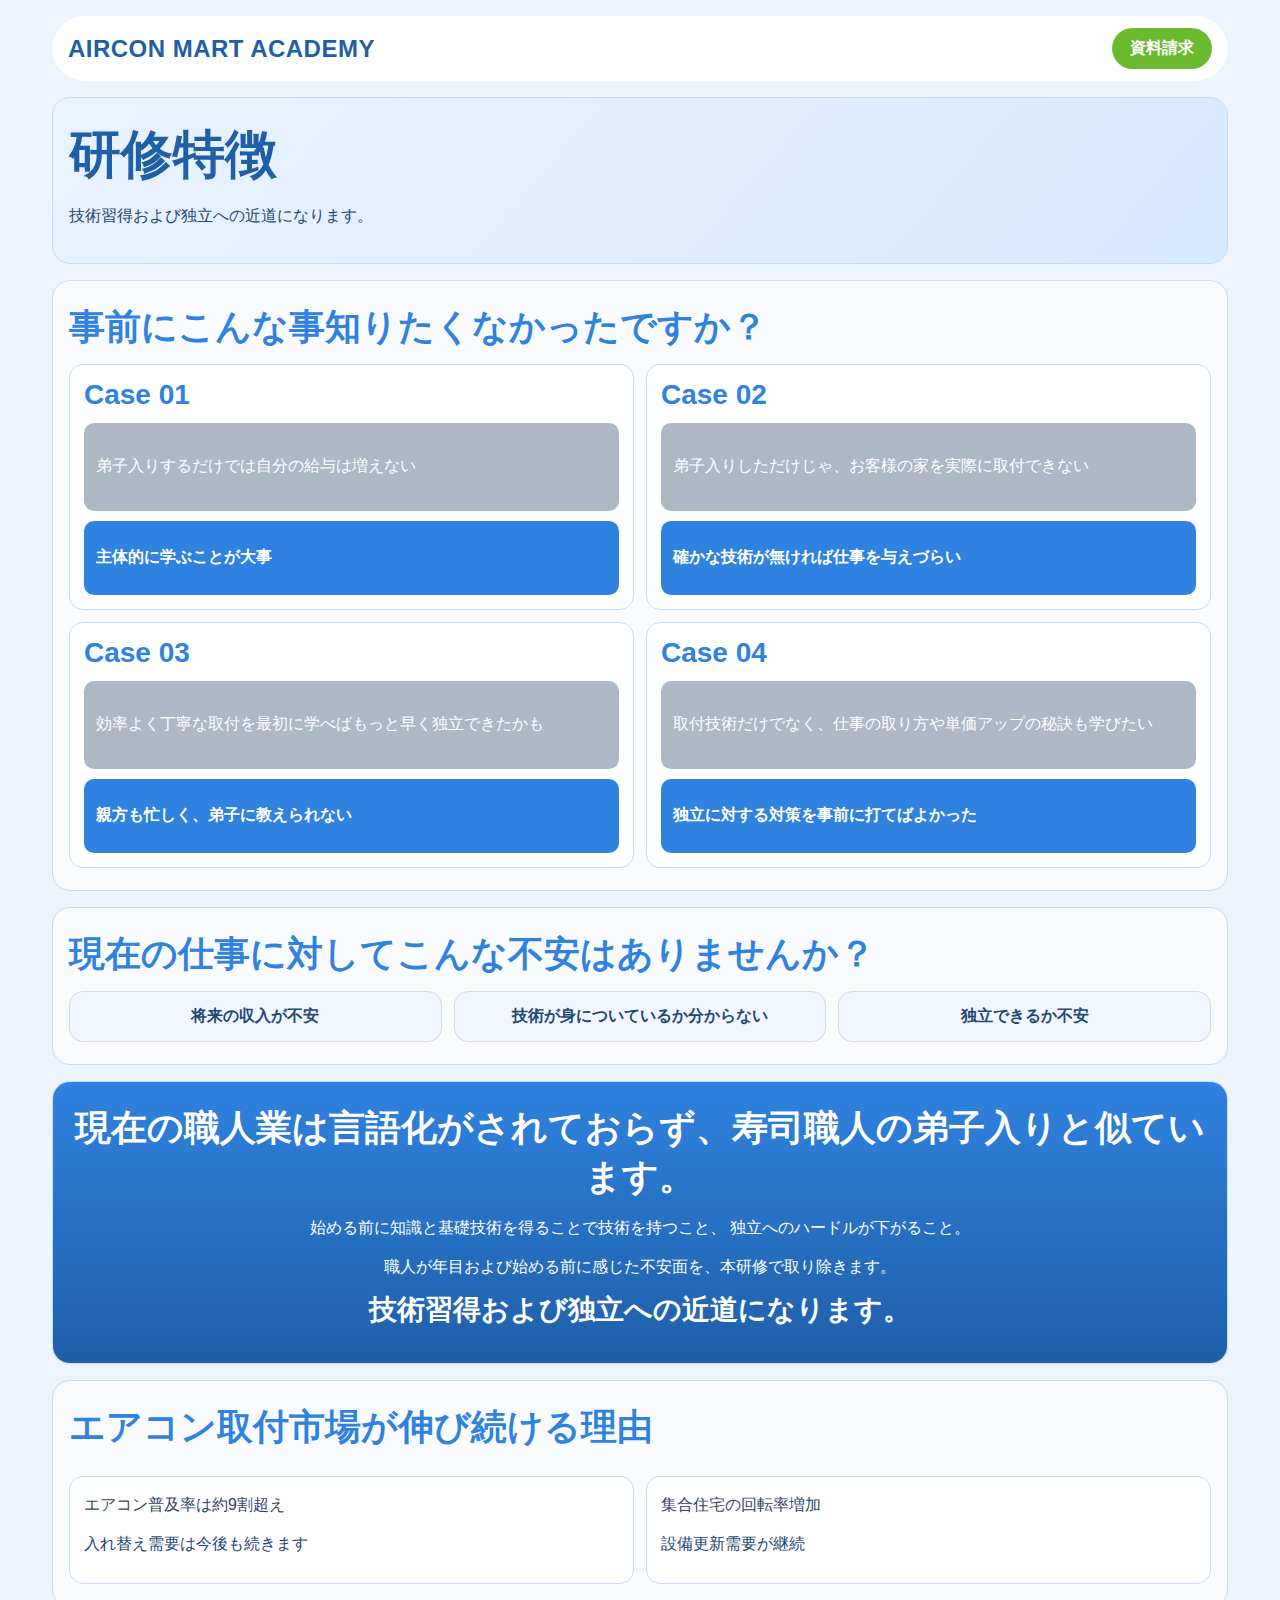
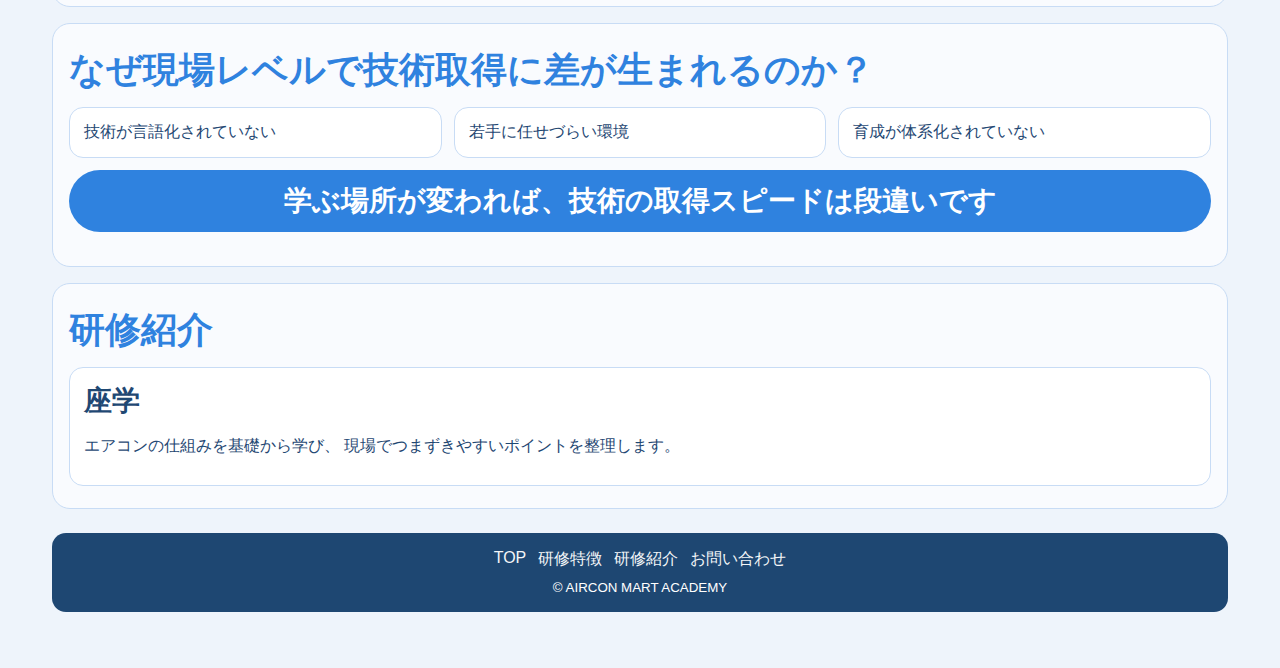
<file: training-features/index.html>
<!DOCTYPE html>
<html lang="ja">
<head>
<meta charset="UTF-8">
<meta name="viewport" content="width=device-width, initial-scale=1">
<title>研修特徴</title>
<style>
  :root {
    --bg: #eef4fb;
    --panel: #ffffff;
    --line: #c8dcf5;
    --text: #1f4873;
    --blue: #2f82df;
    --blue-dark: #1f5fa8;
    --gray: #aeb8c4;
    --green: #69ba2f;
  }
  * { box-sizing: border-box; }
  body {
    margin: 0;
    font-family: "Noto Sans JP", "Hiragino Kaku Gothic ProN", Meiryo, sans-serif;
    color: var(--text);
    background: var(--bg);
  }
  .wrap {
    max-width: 1200px;
    margin: 0 auto;
    padding: 16px 12px 56px;
  }
  .header {
    display: flex;
    justify-content: space-between;
    align-items: center;
    background: #fff;
    border-radius: 999px;
    padding: 12px 16px;
    margin-bottom: 16px;
  }
  .brand {
    text-decoration: none;
    color: var(--blue-dark);
    font-weight: 900;
    letter-spacing: .02em;
    font-size: clamp(16px, 2vw, 24px);
  }
  .header-cta {
    text-decoration: none;
    background: var(--green);
    color: #fff;
    border-radius: 999px;
    padding: 10px 18px;
    font-weight: 700;
  }
  main section {
    background: rgba(255, 255, 255, 0.65);
    border: 1px solid var(--line);
    border-radius: 18px;
    padding: 22px 16px;
    margin-bottom: 16px;
  }
  .hero {
    background: linear-gradient(130deg, #eaf3ff 0%, #d8eaff 100%);
  }
  h1, h2, h3 { margin: 0 0 12px; }
  h1 { font-size: clamp(32px, 5vw, 52px); color: var(--blue-dark); }
  h2 { font-size: clamp(24px, 3.2vw, 36px); color: var(--blue); }
  h3 { font-size: clamp(20px, 2.6vw, 28px); }
  p { margin: 0 0 10px; line-height: 1.8; }

  .case-list,
  .anxiety-list,
  .market,
  .problem-list {
    display: grid;
    gap: 12px;
  }
  .case-list { grid-template-columns: repeat(2, minmax(0, 1fr)); }
  .case-card,
  .anxiety-card,
  .market-block,
  .problem-card,
  .training-card {
    background: #fff;
    border: 1px solid var(--line);
    border-radius: 14px;
    padding: 14px;
  }
  .case-card h3 { color: var(--blue); }
  .case-card > p:first-of-type {
    background: var(--gray);
    color: #fff;
    border-radius: 10px;
    padding: 12px;
    min-height: 88px;
    display: flex;
    align-items: center;
  }
  .case-card .solution {
    background: var(--blue);
    color: #fff;
    border-radius: 10px;
    padding: 12px;
    margin: 10px 0 0;
    font-weight: 700;
    min-height: 74px;
    display: flex;
    align-items: center;
  }

  .anxiety-list { grid-template-columns: repeat(3, minmax(0, 1fr)); }
  .anxiety-card {
    background: #f2f7ff;
    font-weight: 700;
    text-align: center;
  }

  .concept {
    background: linear-gradient(180deg, #2f82df 0%, #1f5fa8 100%);
    color: #fff;
    text-align: center;
  }
  .concept h2,
  .concept h3 { color: #fff; }

  .market {
    grid-template-columns: repeat(2, minmax(0, 1fr));
  }

  .problem-list { grid-template-columns: repeat(3, minmax(0, 1fr)); }
  .problem .solution {
    margin-top: 12px;
    background: var(--blue);
    color: #fff;
    border-radius: 999px;
    padding: 12px 14px;
    text-align: center;
  }

  .footer {
    margin-top: 24px;
    background: #1e4772;
    color: #fff;
    border-radius: 14px;
    padding: 16px;
    text-align: center;
  }
  .footer-nav {
    display: flex;
    justify-content: center;
    flex-wrap: wrap;
    gap: 12px;
    margin-bottom: 8px;
  }
  .footer a {
    color: #fff;
    text-decoration: none;
    opacity: 0.95;
  }

  @media (max-width: 900px) {
    .case-list,
    .anxiety-list,
    .market,
    .problem-list {
      grid-template-columns: 1fr;
    }
  }
</style>
</head>
<body>
<div class="wrap">
  <header class="header">
    <a class="brand" href="/aircon-ama-github/">AIRCON MART ACADEMY</a>
    <a class="header-cta" href="/aircon-ama-github/contact/">資料請求</a>
  </header>

  <main>
    <section class="hero">
      <h1>研修特徴</h1>
      <p>技術習得および独立への近道になります。</p>
    </section>

    <section class="cases">
      <h2>事前にこんな事知りたくなかったですか？</h2>
      <div class="case-list">
        <div class="case-card">
          <h3>Case 01</h3>
          <p>弟子入りするだけでは自分の給与は増えない</p>
          <p class="solution">主体的に学ぶことが大事</p>
        </div>
        <div class="case-card">
          <h3>Case 02</h3>
          <p>弟子入りしただけじゃ、お客様の家を実際に取付できない</p>
          <p class="solution">確かな技術が無ければ仕事を与えづらい</p>
        </div>
        <div class="case-card">
          <h3>Case 03</h3>
          <p>効率よく丁寧な取付を最初に学べばもっと早く独立できたかも</p>
          <p class="solution">親方も忙しく、弟子に教えられない</p>
        </div>
        <div class="case-card">
          <h3>Case 04</h3>
          <p>取付技術だけでなく、仕事の取り方や単価アップの秘訣も学びたい</p>
          <p class="solution">独立に対する対策を事前に打てばよかった</p>
        </div>
      </div>
    </section>

    <section class="anxiety">
      <h2>現在の仕事に対してこんな不安はありませんか？</h2>
      <div class="anxiety-list">
        <div class="anxiety-card">将来の収入が不安</div>
        <div class="anxiety-card">技術が身についているか分からない</div>
        <div class="anxiety-card">独立できるか不安</div>
      </div>
    </section>

    <section class="concept">
      <h2>現在の職人業は言語化がされておらず、寿司職人の弟子入りと似ています。</h2>
      <p>
        始める前に知識と基礎技術を得ることで技術を持つこと、
        独立へのハードルが下がること。
      </p>
      <p>
        職人が年目および始める前に感じた不安面を、本研修で取り除きます。
      </p>
      <h3>技術習得および独立への近道になります。</h3>
    </section>

    <section class="market">
      <h2 style="grid-column: 1 / -1;">エアコン取付市場が伸び続ける理由</h2>
      <div class="market-block">
        <p>エアコン普及率は約9割超え</p>
        <p>入れ替え需要は今後も続きます</p>
      </div>
      <div class="market-block">
        <p>集合住宅の回転率増加</p>
        <p>設備更新需要が継続</p>
      </div>
    </section>

    <section class="problem">
      <h2>なぜ現場レベルで技術取得に差が生まれるのか？</h2>
      <div class="problem-list">
        <div class="problem-card">技術が言語化されていない</div>
        <div class="problem-card">若手に任せづらい環境</div>
        <div class="problem-card">育成が体系化されていない</div>
      </div>
      <h3 class="solution">
        学ぶ場所が変われば、技術の取得スピードは段違いです
      </h3>
    </section>

    <section class="training">
      <h2>研修紹介</h2>
      <div class="training-card">
        <h3>座学</h3>
        <p>
          エアコンの仕組みを基礎から学び、
          現場でつまずきやすいポイントを整理します。
        </p>
      </div>
    </section>
  </main>

  <footer class="footer">
    <nav class="footer-nav">
      <a href="/aircon-ama-github/">TOP</a>
      <a href="/aircon-ama-github/training-features/">研修特徴</a>
      <a href="/aircon-ama-github/course/">研修紹介</a>
      <a href="/aircon-ama-github/contact/">お問い合わせ</a>
    </nav>
    <small>© AIRCON MART ACADEMY</small>
  </footer>
</div>
</body>
</html>
</file>
